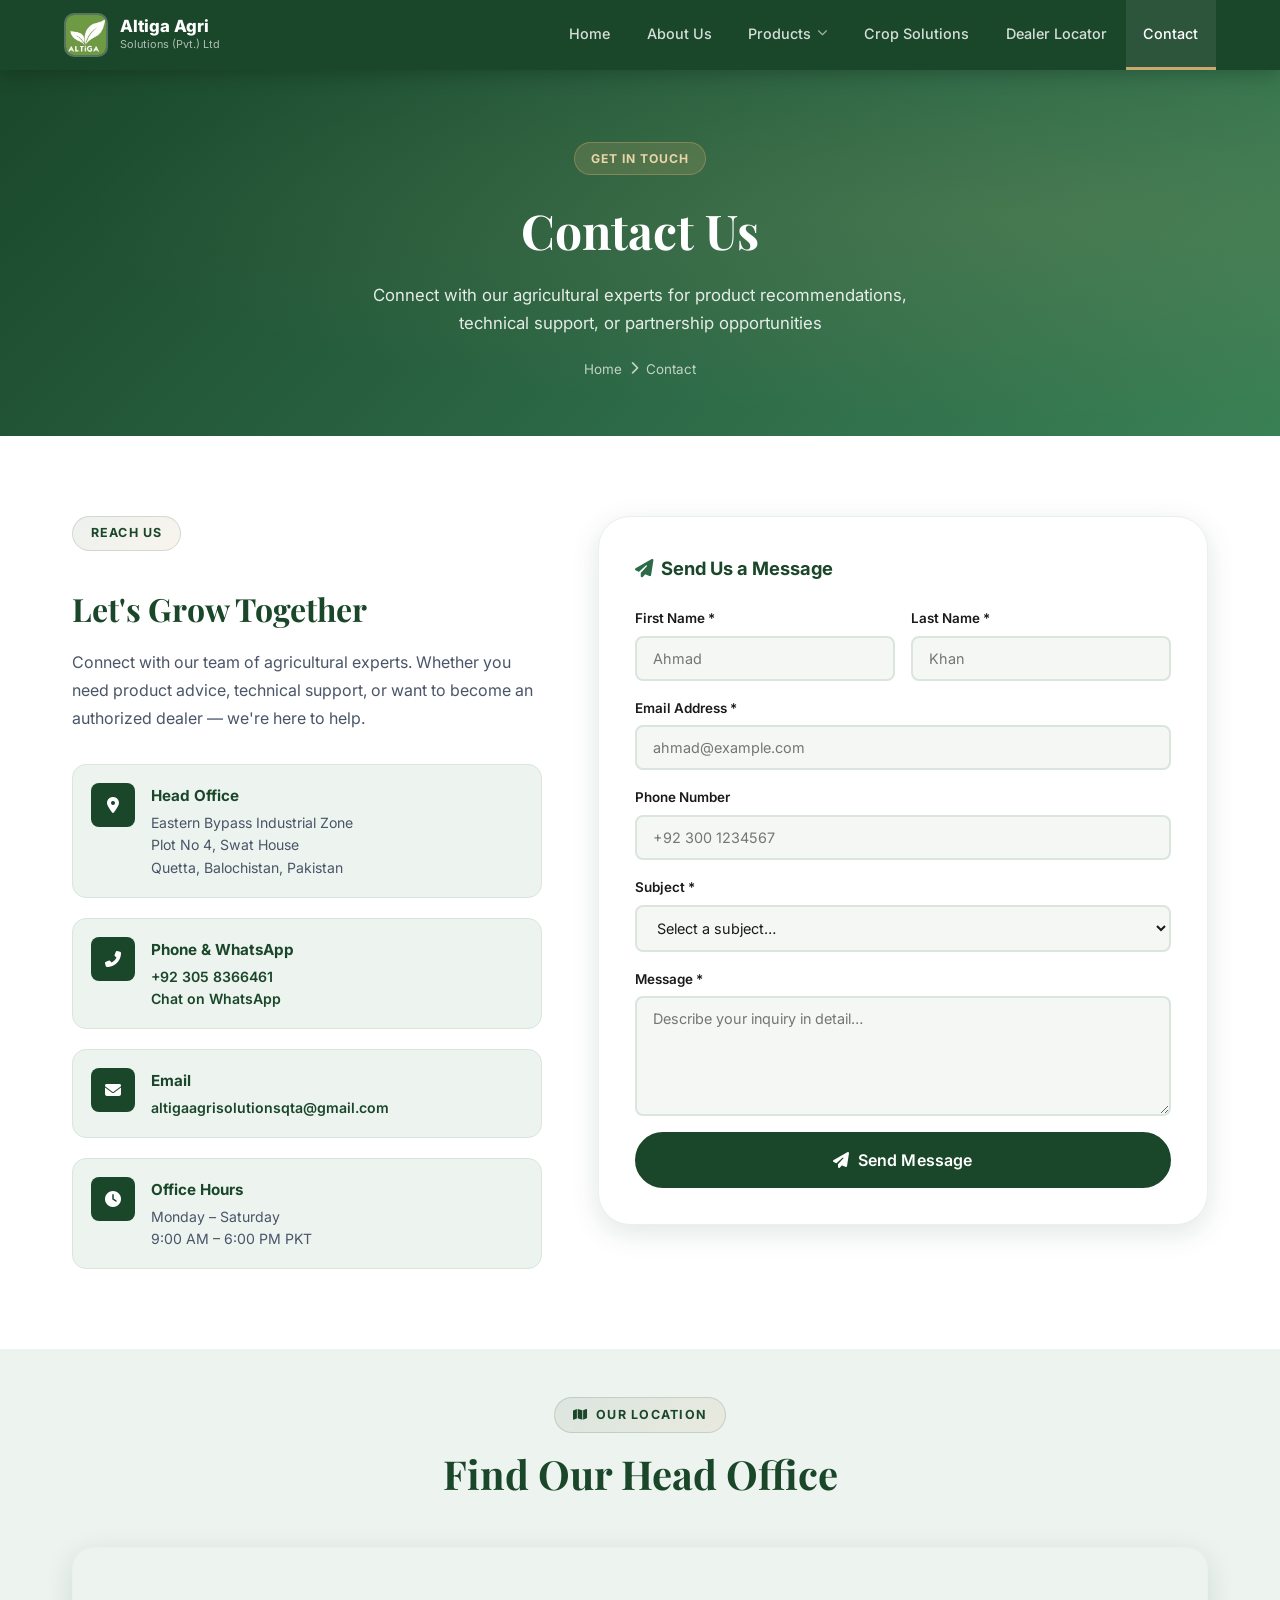
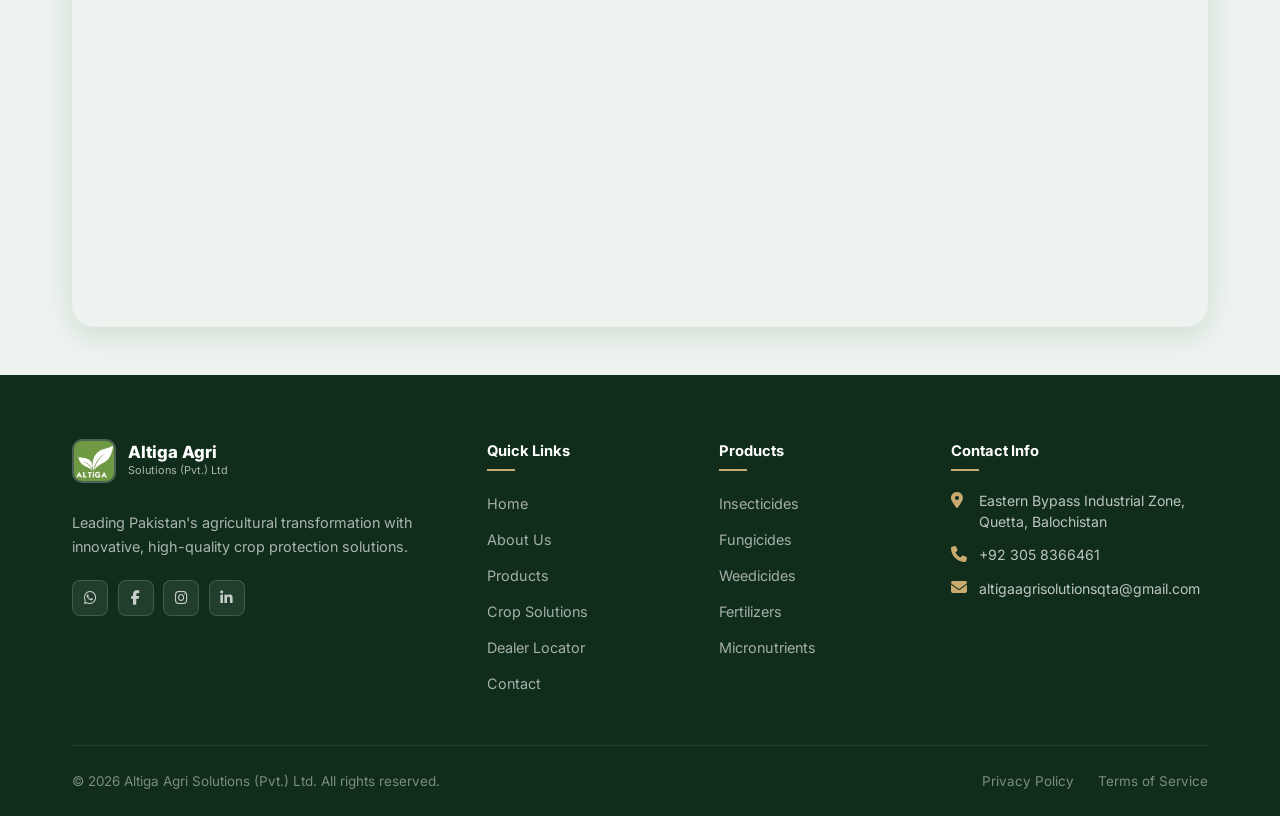
<file: contact.html>
<!DOCTYPE html>
<html lang="en">
<head>
  <meta charset="UTF-8">
  <meta name="viewport" content="width=device-width, initial-scale=1.0">
  <title>Contact Us | Altiga Agri Solutions</title>
  <link href="https://fonts.googleapis.com/css2?family=Inter:wght@300;400;500;600;700;800&family=Playfair+Display:wght@600;700&display=swap" rel="stylesheet">
  <link rel="stylesheet" href="https://cdnjs.cloudflare.com/ajax/libs/font-awesome/6.4.0/css/all.min.css">
  <link rel="stylesheet" href="style.css">
</head>
<body>

<nav class="navbar" id="navbar">
  <div class="nav-inner">
    <a href="index.html" class="nav-logo">
      <div class="nav-logo-icon"><img src="images/Logo/altiga.png" alt="Altiga Logo"></div>
      <div class="nav-logo-text"><span class="nav-logo-main">Altiga Agri</span><span class="nav-logo-sub">Solutions (Pvt.) Ltd</span></div>
    </a>
    <button class="nav-toggle" id="navToggle"><i class="fas fa-bars"></i></button>
    <ul class="nav-menu" id="navMenu">
      <li class="nav-item"><a href="index.html" class="nav-link">Home</a></li>
      <li class="nav-item"><a href="about.html" class="nav-link">About Us</a></li>
      <li class="nav-item dropdown">
        <a href="products.html" class="nav-link">Products <i class="fas fa-chevron-down chevron"></i></a>
        <ul class="dropdown-menu">
          <li><a href="products.html?category=insecticides"><i class="fas fa-bug"></i>Insecticides</a></li>
          <li><a href="products.html?category=fungicides"><i class="fas fa-leaf"></i>Fungicides</a></li>
          <li><a href="products.html?category=weedicides"><i class="fas fa-seedling"></i>Weedicides</a></li>
          <li><a href="products.html?category=fertilizers"><i class="fas fa-flask"></i>Fertilizers</a></li>
          <li><a href="products.html?category=micronutrients"><i class="fas fa-atom"></i>Micronutrients</a></li>
          <li><a href="products.html?category=adjuvants"><i class="fas fa-vial"></i>Adjuvants</a></li>
        </ul>
      </li>
      <li class="nav-item"><a href="crops.html" class="nav-link">Crop Solutions</a></li>
      <li class="nav-item"><a href="dealers.html" class="nav-link">Dealer Locator</a></li>
      <li class="nav-item"><a href="contact.html" class="nav-link active">Contact</a></li>
    </ul>
  </div>
</nav>

<section class="page-header">
  <div class="page-header-inner">
    <span class="page-tag">Get In Touch</span>
    <h1>Contact Us</h1>
    <p>Connect with our agricultural experts for product recommendations, technical support, or partnership opportunities</p>
    <nav class="breadcrumb"><a href="index.html">Home</a> <i class="fas fa-chevron-right"></i> <span>Contact</span></nav>
  </div>
</section>

<section class="section">
  <div class="container">
    <div class="contact-grid">
      <div class="animate-on-scroll">
        <span class="section-tag">Reach Us</span>
        <h2 style="font-family:'Playfair Display',serif;font-size:2rem;color:var(--primary);margin:1rem 0 .75rem;">Let's Grow Together</h2>
        <p style="color:var(--text2);line-height:1.75;margin-bottom:2rem;">Connect with our team of agricultural experts. Whether you need product advice, technical support, or want to become an authorized dealer — we're here to help.</p>
        <div class="contact-methods">
          <div class="contact-method animate-on-scroll">
            <div class="method-icon"><i class="fas fa-map-marker-alt"></i></div>
            <div class="method-details">
              <h4>Head Office</h4>
              <p>Eastern Bypass Industrial Zone<br>Plot No 4, Swat House<br>Quetta, Balochistan, Pakistan</p>
            </div>
          </div>
          <div class="contact-method animate-on-scroll">
            <div class="method-icon"><i class="fas fa-phone-alt"></i></div>
            <div class="method-details">
              <h4>Phone & WhatsApp</h4>
              <p><a href="tel:+923058366461">+92 305 8366461</a><br><a href="https://wa.me/923058366461" target="_blank">Chat on WhatsApp</a></p>
            </div>
          </div>
          <div class="contact-method animate-on-scroll">
            <div class="method-icon"><i class="fas fa-envelope"></i></div>
            <div class="method-details">
              <h4>Email</h4>
              <p><a href="mailto:altigaagrisolutionsqta@gmail.com">altigaagrisolutionsqta@gmail.com</a></p>
            </div>
          </div>
          <div class="contact-method animate-on-scroll">
            <div class="method-icon"><i class="fas fa-clock"></i></div>
            <div class="method-details">
              <h4>Office Hours</h4>
              <p>Monday – Saturday<br>9:00 AM – 6:00 PM PKT</p>
            </div>
          </div>
        </div>
      </div>

      <div class="contact-form-card animate-on-scroll">
        <h3><i class="fas fa-paper-plane" style="color:var(--primary-light);margin-right:.5rem;"></i>Send Us a Message</h3>
        <div id="formSuccess" style="display:none;background:rgba(26,71,42,0.08);border:1px solid rgba(26,71,42,0.2);border-radius:var(--radius);padding:1.25rem;text-align:center;color:var(--primary);margin-bottom:1rem;">
          <i class="fas fa-check-circle" style="font-size:1.5rem;margin-bottom:.5rem;display:block;"></i>
          <strong>Message Sent Successfully!</strong><br><span style="font-size:.88rem;color:var(--text2);">We'll get back to you within 24 hours.</span>
        </div>
        <div class="form-row">
          <div class="form-group">
            <label for="firstName">First Name *</label>
            <input type="text" id="firstName" placeholder="Ahmad">
          </div>
          <div class="form-group">
            <label for="lastName">Last Name *</label>
            <input type="text" id="lastName" placeholder="Khan">
          </div>
        </div>
        <div class="form-group">
          <label for="email">Email Address *</label>
          <input type="email" id="email" placeholder="ahmad@example.com">
        </div>
        <div class="form-group">
          <label for="phone">Phone Number</label>
          <input type="tel" id="phone" placeholder="+92 300 1234567">
        </div>
        <div class="form-group">
          <label for="subject">Subject *</label>
          <select id="subject">
            <option value="">Select a subject…</option>
            <option>Product Inquiry</option>
            <option>Technical Support</option>
            <option>Dealer Partnership</option>
            <option>Bulk Order</option>
            <option>Complaint / Feedback</option>
            <option>Other</option>
          </select>
        </div>
        <div class="form-group">
          <label for="message">Message *</label>
          <textarea id="message" placeholder="Describe your inquiry in detail…"></textarea>
        </div>
        <button class="btn btn-primary btn-lg form-submit" onclick="submitForm()">
          <i class="fas fa-paper-plane"></i> Send Message
        </button>
      </div>
    </div>
  </div>
</section>

<!-- MAP SECTION -->
<section style="background:var(--bg2);padding:3rem 0;">
  <div class="container">
    <div class="section-header">
      <span class="section-tag"><i class="fas fa-map"></i> Our Location</span>
      <h2 class="section-title">Find Our Head Office</h2>
    </div>
    <div style="border-radius:var(--radius-lg);overflow:hidden;box-shadow:var(--shadow-md);border:1.5px solid var(--border-light);height:380px;">
      <iframe
        src="https://www.google.com/maps/embed?pb=!1m18!1m12!1m3!1d3396.6!2d66.975!3d30.18!2m3!1f0!2f0!3f0!3m2!1i1024!2i768!4f13.1!3m3!1m2!1s0x0%3A0x0!2zMzDCsDEwJzQ4LjAiTiA2NsKwNTgnMzAuMCJF!5e0!3m2!1sen!2s!4v1234567890"
        width="100%" height="100%" style="border:0;" allowfullscreen="" loading="lazy" referrerpolicy="no-referrer-when-downgrade">
      </iframe>
    </div>
  </div>
</section>

<!-- FOOTER -->
<footer class="footer">
  <div class="container">
    <div class="footer-grid">
      <div>
        <a href="index.html" class="nav-logo" style="margin-bottom:.75rem;display:inline-flex;">
          <div class="nav-logo-icon"><img src="images/Logo/altiga.png" alt="Altiga"></div>
          <div class="nav-logo-text"><span class="nav-logo-main">Altiga Agri</span><span class="nav-logo-sub">Solutions (Pvt.) Ltd</span></div>
        </a>
        <p class="footer-brand-desc">Leading Pakistan's agricultural transformation with innovative, high-quality crop protection solutions.</p>
        <div class="footer-social">
          <a href="https://wa.me/923058366461" target="_blank"><i class="fab fa-whatsapp"></i></a>
          <a href="#"><i class="fab fa-facebook-f"></i></a>
          <a href="#"><i class="fab fa-instagram"></i></a>
          <a href="#"><i class="fab fa-linkedin-in"></i></a>
        </div>
      </div>
      <div class="footer-col">
        <h4>Quick Links</h4>
        <ul>
          <li><a href="index.html">Home</a></li>
          <li><a href="about.html">About Us</a></li>
          <li><a href="products.html">Products</a></li>
          <li><a href="crops.html">Crop Solutions</a></li>
          <li><a href="dealers.html">Dealer Locator</a></li>
          <li><a href="contact.html">Contact</a></li>
        </ul>
      </div>
      <div class="footer-col">
        <h4>Products</h4>
        <ul>
          <li><a href="products.html?category=insecticides">Insecticides</a></li>
          <li><a href="products.html?category=fungicides">Fungicides</a></li>
          <li><a href="products.html?category=weedicides">Weedicides</a></li>
          <li><a href="products.html?category=fertilizers">Fertilizers</a></li>
          <li><a href="products.html?category=micronutrients">Micronutrients</a></li>
        </ul>
      </div>
      <div class="footer-col">
        <h4>Contact Info</h4>
        <div class="footer-contact-list">
          <div class="footer-contact-item"><i class="fas fa-map-marker-alt"></i><span>Eastern Bypass Industrial Zone, Quetta, Balochistan</span></div>
          <div class="footer-contact-item"><i class="fas fa-phone"></i><span><a href="tel:+923058366461">+92 305 8366461</a></span></div>
          <div class="footer-contact-item"><i class="fas fa-envelope"></i><span><a href="mailto:altigaagrisolutionsqta@gmail.com">altigaagrisolutionsqta@gmail.com</a></span></div>
        </div>
      </div>
    </div>
    <div class="footer-bottom">
      <p>&copy; 2026 Altiga Agri Solutions (Pvt.) Ltd. All rights reserved.</p>
      <div class="footer-bottom-links"><a href="#">Privacy Policy</a><a href="#">Terms of Service</a></div>
    </div>
  </div>
</footer>

<script src="components.js"></script>
<script>
const toggle = document.getElementById('navToggle');
const menu   = document.getElementById('navMenu');
toggle.addEventListener('click', () => {
  menu.classList.toggle('open');
  toggle.innerHTML = menu.classList.contains('open') ? '<i class="fas fa-times"></i>' : '<i class="fas fa-bars"></i>';
});
document.querySelectorAll('.nav-item.dropdown .nav-link').forEach(link => {
  link.addEventListener('click', e => {
    if (window.innerWidth <= 880) { e.preventDefault(); link.closest('.nav-item').classList.toggle('open'); }
  });
});
document.addEventListener('click', e => {
  if (!e.target.closest('.navbar')) { menu.classList.remove('open'); toggle.innerHTML = '<i class="fas fa-bars"></i>'; }
});
const obs = new IntersectionObserver((entries) => {
  entries.forEach((entry, i) => {
    if (entry.isIntersecting) { setTimeout(() => entry.target.classList.add('visible'), i * 90); obs.unobserve(entry.target); }
  });
}, { threshold: 0.1 });
document.querySelectorAll('.animate-on-scroll').forEach(el => obs.observe(el));

function submitForm() {
  const req = ['firstName','lastName','email','subject','message'];
  let valid = true;
  req.forEach(id => {
    const el = document.getElementById(id);
    if (!el.value.trim()) { el.style.borderColor = '#e53e3e'; valid = false; }
    else el.style.borderColor = '';
  });
  if (!valid) return;
  document.getElementById('formSuccess').style.display = 'block';
  ['firstName','lastName','email','phone','subject','message'].forEach(id => { document.getElementById(id).value = ''; });
  window.scrollTo({ top: document.getElementById('formSuccess').offsetTop - 100, behavior: 'smooth' });
}
</script>

<!-- MOBILE BOTTOM NAVIGATION -->
<nav class="mobile-bottom-nav">
  <div class="mobile-bottom-nav-inner">
    <a href="index.html" class="mobile-nav-item" data-page="index">
      <i class="fas fa-home"></i>
      <span>Home</span>
    </a>
    <a href="products.html" class="mobile-nav-item" data-page="products">
      <i class="fas fa-flask"></i>
      <span>Products</span>
    </a>
    <a href="crops.html" class="mobile-nav-item" data-page="crops">
      <i class="fas fa-seedling"></i>
      <span>Crops</span>
    </a>
    <a href="dealers.html" class="mobile-nav-item" data-page="dealers">
      <i class="fas fa-map-marker-alt"></i>
      <span>Dealers</span>
    </a>
    <a href="contact.html" class="mobile-nav-item" data-page="contact">
      <i class="fas fa-phone"></i>
      <span>Contact</span>
    </a>
  </div>
</nav>

<script>
// Mobile bottom nav active state
(function() {
  const currentPage = window.location.pathname.split('/').pop() || 'index.html';
  const pageName = currentPage.replace('.html', '') || 'index';
  document.querySelectorAll('.mobile-nav-item').forEach(item => {
    if (item.dataset.page === pageName) {
      item.classList.add('active');
    }
  });
})();
</script>

</body>
</html>
</file>
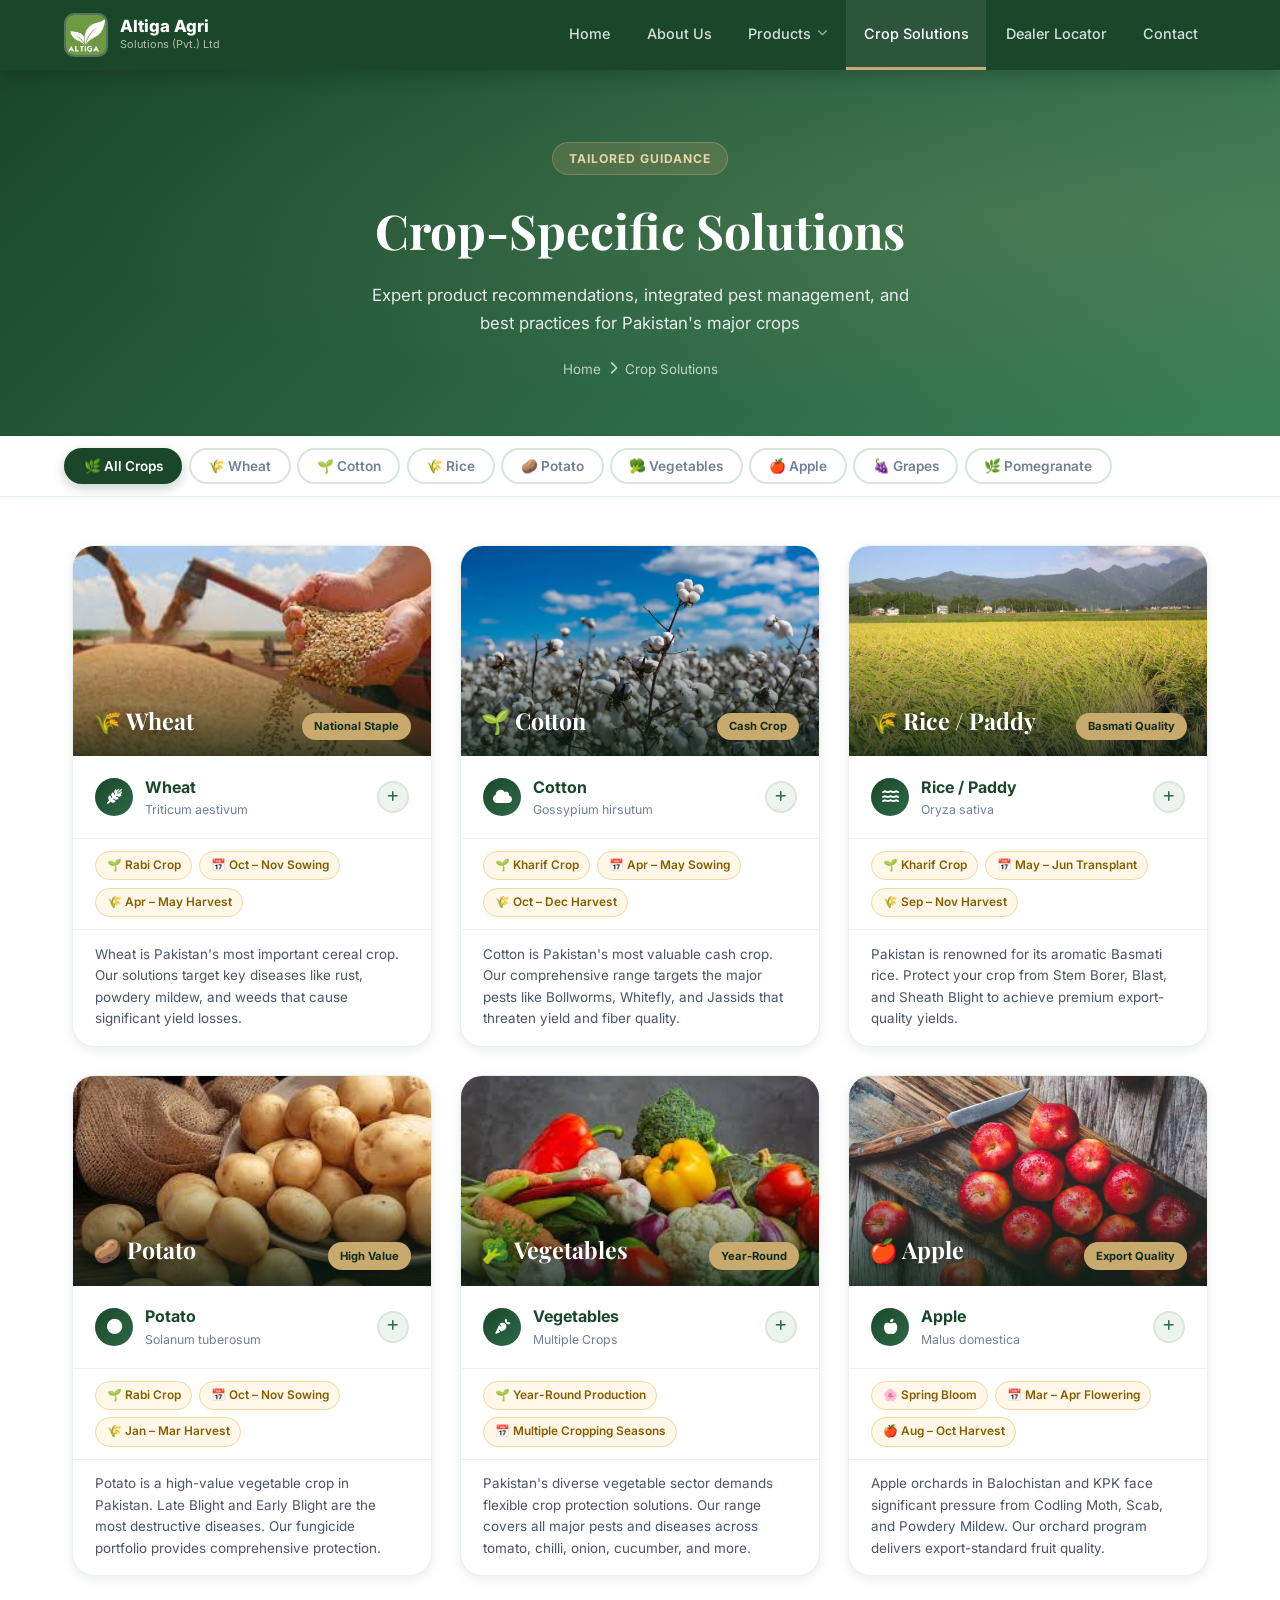
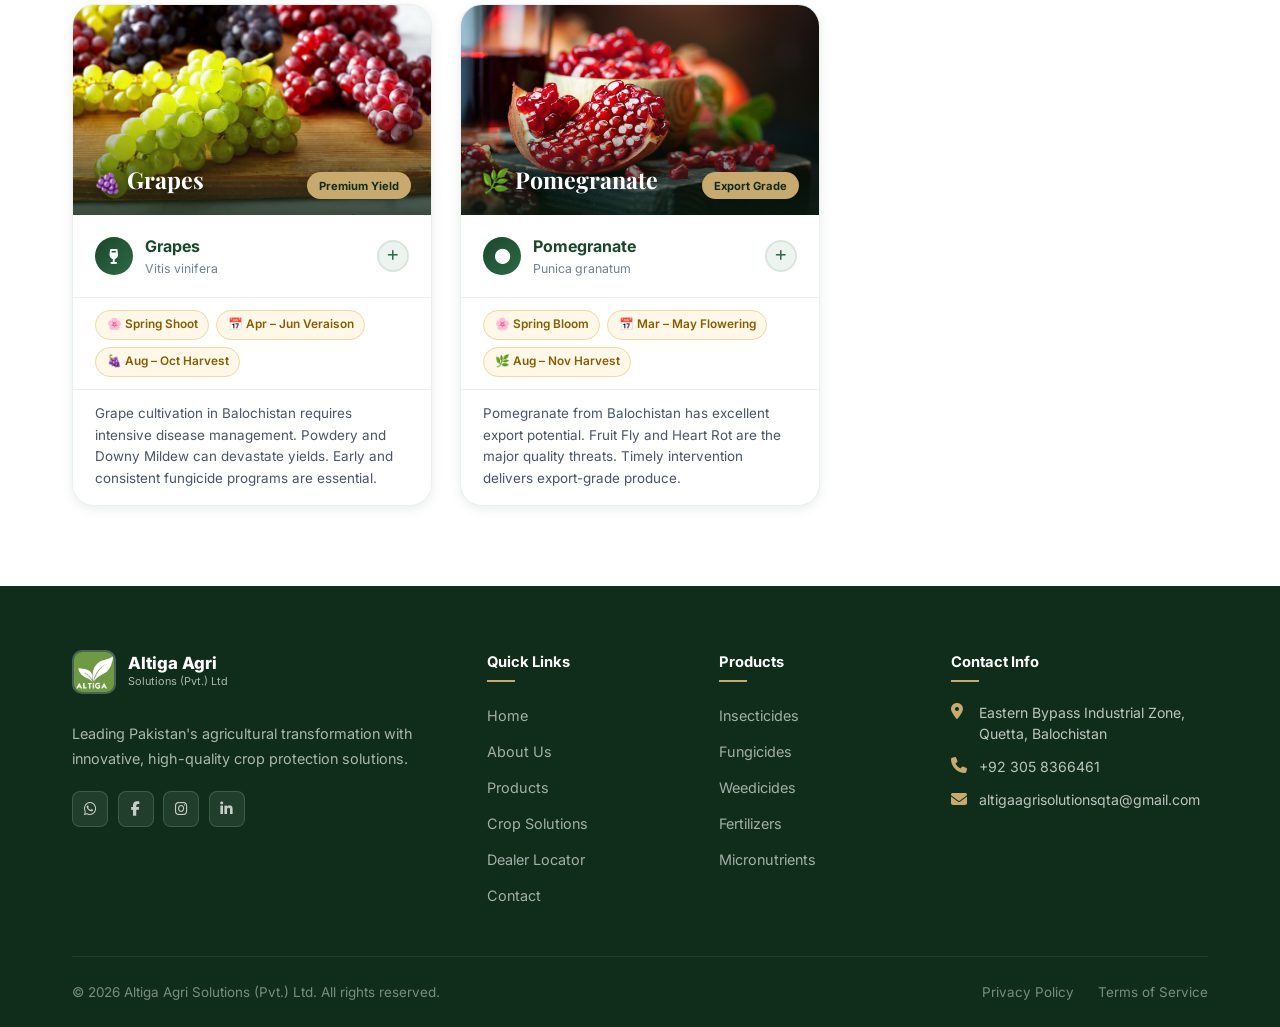
<file: crops.html>
<!DOCTYPE html>
<html lang="en">
<head>
  <meta charset="UTF-8">
  <meta name="viewport" content="width=device-width, initial-scale=1.0">
  <title>Crop Solutions | Altiga Agri Solutions</title>
  <link href="https://fonts.googleapis.com/css2?family=Inter:wght@300;400;500;600;700;800&family=Playfair+Display:wght@600;700&display=swap" rel="stylesheet">
  <link rel="stylesheet" href="https://cdnjs.cloudflare.com/ajax/libs/font-awesome/6.4.0/css/all.min.css">
  <link rel="stylesheet" href="style.css">
</head>
<body>

<nav class="navbar" id="navbar">
  <div class="nav-inner">
    <a href="index.html" class="nav-logo">
      <div class="nav-logo-icon"><img src="images/Logo/altiga.png" alt="Altiga Logo"></div>
      <div class="nav-logo-text"><span class="nav-logo-main">Altiga Agri</span><span class="nav-logo-sub">Solutions (Pvt.) Ltd</span></div>
    </a>
    <button class="nav-toggle" id="navToggle"><i class="fas fa-bars"></i></button>
    <ul class="nav-menu" id="navMenu">
      <li class="nav-item"><a href="index.html" class="nav-link">Home</a></li>
      <li class="nav-item"><a href="about.html" class="nav-link">About Us</a></li>
      <li class="nav-item dropdown">
        <a href="products.html" class="nav-link">Products <i class="fas fa-chevron-down chevron"></i></a>
        <ul class="dropdown-menu">
          <li><a href="products.html?category=insecticides"><i class="fas fa-bug"></i>Insecticides</a></li>
          <li><a href="products.html?category=fungicides"><i class="fas fa-leaf"></i>Fungicides</a></li>
          <li><a href="products.html?category=weedicides"><i class="fas fa-seedling"></i>Weedicides</a></li>
          <li><a href="products.html?category=fertilizers"><i class="fas fa-flask"></i>Fertilizers</a></li>
          <li><a href="products.html?category=micronutrients"><i class="fas fa-atom"></i>Micronutrients</a></li>
          <li><a href="products.html?category=adjuvants"><i class="fas fa-vial"></i>Adjuvants</a></li>
        </ul>
      </li>
      <li class="nav-item"><a href="crops.html" class="nav-link active">Crop Solutions</a></li>
      <li class="nav-item"><a href="dealers.html" class="nav-link">Dealer Locator</a></li>
      <li class="nav-item"><a href="contact.html" class="nav-link">Contact</a></li>
    </ul>
  </div>
</nav>

<section class="page-header">
  <div class="page-header-inner">
    <span class="page-tag">Tailored Guidance</span>
    <h1>Crop-Specific Solutions</h1>
    <p>Expert product recommendations, integrated pest management, and best practices for Pakistan's major crops</p>
    <nav class="breadcrumb"><a href="index.html">Home</a> <i class="fas fa-chevron-right"></i> <span>Crop Solutions</span></nav>
  </div>
</section>

<!-- FILTER BAR -->
<div class="crop-filter-bar">
  <div class="crop-filter-inner" id="cropFilterBar">
    <button class="crop-pill active" data-crop="all">🌿 All Crops</button>
    <button class="crop-pill" data-crop="wheat">🌾 Wheat</button>
    <button class="crop-pill" data-crop="cotton">🌱 Cotton</button>
    <button class="crop-pill" data-crop="rice">🌾 Rice</button>
    <button class="crop-pill" data-crop="potato">🥔 Potato</button>
    <button class="crop-pill" data-crop="vegetables">🥦 Vegetables</button>
    <button class="crop-pill" data-crop="apple">🍎 Apple</button>
    <button class="crop-pill" data-crop="grapes">🍇 Grapes</button>
    <button class="crop-pill" data-crop="pomegranate">🌿 Pomegranate</button>
  </div>
</div>

<div style="padding:3rem 0 5rem;">
  <div class="container">
    <div class="crops-grid" id="cropsGrid"></div>
  </div>
</div>

<!-- FOOTER -->
<footer class="footer">
  <div class="container">
    <div class="footer-grid">
      <div>
        <a href="index.html" class="nav-logo" style="margin-bottom:.75rem;display:inline-flex;">
          <div class="nav-logo-icon"><img src="images/Logo/altiga.png" alt="Altiga"></div>
          <div class="nav-logo-text"><span class="nav-logo-main">Altiga Agri</span><span class="nav-logo-sub">Solutions (Pvt.) Ltd</span></div>
        </a>
        <p class="footer-brand-desc">Leading Pakistan's agricultural transformation with innovative, high-quality crop protection solutions.</p>
        <div class="footer-social">
          <a href="https://wa.me/923058366461" target="_blank"><i class="fab fa-whatsapp"></i></a>
          <a href="#"><i class="fab fa-facebook-f"></i></a>
          <a href="#"><i class="fab fa-instagram"></i></a>
          <a href="#"><i class="fab fa-linkedin-in"></i></a>
        </div>
      </div>
      <div class="footer-col">
        <h4>Quick Links</h4>
        <ul>
          <li><a href="index.html">Home</a></li>
          <li><a href="about.html">About Us</a></li>
          <li><a href="products.html">Products</a></li>
          <li><a href="crops.html">Crop Solutions</a></li>
          <li><a href="dealers.html">Dealer Locator</a></li>
          <li><a href="contact.html">Contact</a></li>
        </ul>
      </div>
      <div class="footer-col">
        <h4>Products</h4>
        <ul>
          <li><a href="products.html?category=insecticides">Insecticides</a></li>
          <li><a href="products.html?category=fungicides">Fungicides</a></li>
          <li><a href="products.html?category=weedicides">Weedicides</a></li>
          <li><a href="products.html?category=fertilizers">Fertilizers</a></li>
          <li><a href="products.html?category=micronutrients">Micronutrients</a></li>
        </ul>
      </div>
      <div class="footer-col">
        <h4>Contact Info</h4>
        <div class="footer-contact-list">
          <div class="footer-contact-item"><i class="fas fa-map-marker-alt"></i><span>Eastern Bypass Industrial Zone, Quetta, Balochistan</span></div>
          <div class="footer-contact-item"><i class="fas fa-phone"></i><span><a href="tel:+923058366461">+92 305 8366461</a></span></div>
          <div class="footer-contact-item"><i class="fas fa-envelope"></i><span><a href="mailto:altigaagrisolutionsqta@gmail.com">altigaagrisolutionsqta@gmail.com</a></span></div>
        </div>
      </div>
    </div>
    <div class="footer-bottom">
      <p>&copy; 2026 Altiga Agri Solutions (Pvt.) Ltd. All rights reserved.</p>
      <div class="footer-bottom-links"><a href="#">Privacy Policy</a><a href="#">Terms of Service</a></div>
    </div>
  </div>
</footer>

<script src="components.js"></script>
<script>
// NAV
const toggle = document.getElementById('navToggle');
const menu   = document.getElementById('navMenu');
toggle.addEventListener('click', () => {
  menu.classList.toggle('open');
  toggle.innerHTML = menu.classList.contains('open') ? '<i class="fas fa-times"></i>' : '<i class="fas fa-bars"></i>';
});
document.querySelectorAll('.nav-item.dropdown .nav-link').forEach(link => {
  link.addEventListener('click', e => {
    if (window.innerWidth <= 880) { e.preventDefault(); link.closest('.nav-item').classList.toggle('open'); }
  });
});
document.addEventListener('click', e => {
  if (!e.target.closest('.navbar')) { menu.classList.remove('open'); toggle.innerHTML = '<i class="fas fa-bars"></i>'; }
});

const cropsData = [
  {
    id: 'wheat', name: 'Wheat', emoji: '🌾',
    img: 'images/CROPS/Wheat/images.jpg',
    badge: 'National Staple',
    subtitle: 'Triticum aestivum',
    icon: 'fa-wheat-awn',
    seasons: ['🌱 Rabi Crop', '📅 Oct – Nov Sowing', '🌾 Apr – May Harvest'],
    summary: 'Wheat is Pakistan\'s most important cereal crop. Our solutions target key diseases like rust, powdery mildew, and weeds that cause significant yield losses.',
    pests: [
      { name: 'Yellow Rust', products: ['Eminent-XL', 'Evole', 'Duo-Blast'] },
      { name: 'Powdery Mildew', products: ['Evole', 'Castra', 'Sulfultra'] },
      { name: 'Aphids', products: ['Custodian', 'Top Gun', 'Ally'] },
      { name: 'Armyworm', products: ['Monarca', 'Lufox', 'Chloral'] },
    ],
    diseases: [
      { name: 'Loose Smut', products: ['Castra', 'Eminent-XL'] },
      { name: 'Foot Rot', products: ['Castra', 'Metrabin'] },
    ],
    nutrition: [
      { name: 'NPK Deficiency', products: ['Sangral 15-17-18', 'Sangral High-N'] },
      { name: 'Zinc Deficiency', products: ['Sangral Zn', 'Armonika'] },
    ],
    weed: [
      { name: 'Broadleaf Weeds', products: ['Tonale', 'Tri-Ultra'] },
    ],
    practices: [
      'Apply seed treatment with Castra before sowing for smut control',
      'Monitor for rust symptoms from tillering stage onwards',
      'Apply nitrogen top-dress at tillering for maximum yield',
      'Use Sangral High-K at grain-filling stage for quality improvement',
      'Scout fields weekly during critical growth stages',
    ]
  },
  {
    id: 'cotton', name: 'Cotton', emoji: '🌱',
    img: 'images/CROPS/Cotton/Cotton.jpg',
    badge: 'Cash Crop',
    subtitle: 'Gossypium hirsutum',
    icon: 'fa-cloud',
    seasons: ['🌱 Kharif Crop', '📅 Apr – May Sowing', '🌾 Oct – Dec Harvest'],
    summary: 'Cotton is Pakistan\'s most valuable cash crop. Our comprehensive range targets the major pests like Bollworms, Whitefly, and Jassids that threaten yield and fiber quality.',
    pests: [
      { name: 'Pink Bollworm', products: ['Lufox', 'Monarca', 'Conquer'] },
      { name: 'Whitefly', products: ['Combipro', 'Bispiro', 'Bazuka'] },
      { name: 'Jassids', products: ['Custodian', 'Legacy', 'Ally'] },
      { name: 'Thrips', products: ['Revenant', 'Synkill', 'Top Gun'] },
    ],
    diseases: [
      { name: 'Alternaria Leaf Spot', products: ['Evole', 'Duo-Blast'] },
      { name: 'Cotton Wilt', products: ['Castra', 'Metrabin'] },
    ],
    nutrition: [
      { name: 'Potassium Deficiency', products: ['Sangral Mix 14-4-42', 'Cotin-K', 'Sangral High-K'] },
      { name: 'Micronutrient Deficiency', products: ['Armonika', 'Sangral Zn'] },
    ],
    weed: [
      { name: 'Grassy Weeds', products: ['Matilda'] },
    ],
    practices: [
      'Rotate insecticides with different modes of action to prevent resistance',
      'Use pheromone traps for early monitoring of Bollworm',
      'Apply potassium during boll development for better fiber quality',
      'Maintain proper canopy management for better spray penetration',
      'Scout at least twice per week during pest season',
    ]
  },
  {
    id: 'rice', name: 'Rice / Paddy', emoji: '🌾',
    img: 'images/CROPS/RIce/Rice.jpg',
    badge: 'Basmati Quality',
    subtitle: 'Oryza sativa',
    icon: 'fa-water',
    seasons: ['🌱 Kharif Crop', '📅 May – Jun Transplant', '🌾 Sep – Nov Harvest'],
    summary: 'Pakistan is renowned for its aromatic Basmati rice. Protect your crop from Stem Borer, Blast, and Sheath Blight to achieve premium export-quality yields.',
    pests: [
      { name: 'Stem Borer', products: ['Fixor', 'Fixor Super', 'Chloral'] },
      { name: 'Leaf Folder', products: ['Lufox', 'Fixor', 'Synkill'] },
      { name: 'Brown Plant Hopper', products: ['Custodian', 'Magicate'] },
      { name: 'Gall Midge', products: ['Fixor', 'Chloral'] },
    ],
    diseases: [
      { name: 'Blast Disease', products: ['Vindra', 'Castra', 'Evole'] },
      { name: 'Sheath Blight', products: ['Vindra', 'Duo-Blast'] },
      { name: 'Brown Spot', products: ['Vindra', 'Aquasorb'] },
    ],
    nutrition: [
      { name: 'Nitrogen Deficiency', products: ['Sangral High-N', 'Sangral Urea Phosphate'] },
      { name: 'Zinc Deficiency', products: ['Sangral Zn', 'Armonika'] },
    ],
    weed: [
      { name: 'Weedy Rice / Grasses', products: ['Tonale', 'Matilda'] },
    ],
    practices: [
      'Practice seed priming with zinc sulphate before transplanting',
      'Maintain proper water management to minimize blast risk',
      'Apply nitrogen in splits: 50% basal, 25% tillering, 25% panicle initiation',
      'Scout paddy fields weekly after transplanting for early pest detection',
    ]
  },
  {
    id: 'potato', name: 'Potato', emoji: '🥔',
    img: 'images/CROPS/potato/potato.jpg',
    badge: 'High Value',
    subtitle: 'Solanum tuberosum',
    icon: 'fa-circle',
    seasons: ['🌱 Rabi Crop', '📅 Oct – Nov Sowing', '🌾 Jan – Mar Harvest'],
    summary: 'Potato is a high-value vegetable crop in Pakistan. Late Blight and Early Blight are the most destructive diseases. Our fungicide portfolio provides comprehensive protection.',
    pests: [
      { name: 'Aphids (Virus Vector)', products: ['Custodian', 'Bazuka', 'Top Gun'] },
      { name: 'Potato Tuber Moth', products: ['Lufox', 'Monarca'] },
    ],
    diseases: [
      { name: 'Late Blight', products: ['Metrabin', 'Aquasorb', 'Duo-Blast'] },
      { name: 'Early Blight', products: ['Aquasorb', 'Evole'] },
      { name: 'Common Scab', products: ['Castra', 'Evole'] },
    ],
    nutrition: [
      { name: 'Calcium Deficiency', products: ['Oro-Cal', 'Basfoliar'] },
      { name: 'Potassium Deficiency', products: ['Sangral Potassium Sulphate', 'Cotin-K'] },
    ],
    weed: [],
    practices: [
      'Begin fungicide program preventively before symptoms appear',
      'Apply Metrabin at 7-10 day intervals during high disease pressure',
      'Use certified disease-free seed tubers for planting',
      'Apply Oro-Cal for calcium correction to prevent internal browning',
      'Ensure proper hilling to protect tubers from light and frost',
    ]
  },
  {
    id: 'vegetables', name: 'Vegetables', emoji: '🥦',
    img: 'images/CROPS/Vegetables/vegetables.jpg',
    badge: 'Year-Round',
    subtitle: 'Multiple Crops',
    icon: 'fa-carrot',
    seasons: ['🌱 Year-Round Production', '📅 Multiple Cropping Seasons'],
    summary: 'Pakistan\'s diverse vegetable sector demands flexible crop protection solutions. Our range covers all major pests and diseases across tomato, chilli, onion, cucumber, and more.',
    pests: [
      { name: 'Whitefly', products: ['Bispiro', 'Combipro', 'Bazuka'] },
      { name: 'Thrips', products: ['Revenant', 'Magicate', 'Ozone'] },
      { name: 'Caterpillars', products: ['Monarca', 'Conquer', 'Lufox'] },
      { name: 'Spider Mites', products: ['Emento', 'Curiosity', 'Revenant'] },
    ],
    diseases: [
      { name: 'Powdery Mildew', products: ['Evole', 'Sulfultra'] },
      { name: 'Downy Mildew', products: ['Metrabin', 'Aquasorb'] },
      { name: 'Fusarium Wilt', products: ['Castra', 'Evole'] },
    ],
    nutrition: [
      { name: 'Boron Deficiency', products: ['Borofix', 'Boronium', 'Basfoliar'] },
      { name: 'Calcium Deficiency', products: ['Oro-Cal', 'Sangral CXK New'] },
    ],
    weed: [
      { name: 'Broadleaf Weeds', products: ['Matilda'] },
    ],
    practices: [
      'Use Ozone (bio-organic) for caterpillar control in export vegetables',
      'Apply Borofix during flower initiation for better fruit set',
      'Rotate fungicides to prevent resistance in powdery mildew',
      'Use Vintre adjuvant to improve spray efficacy and coverage',
      'Apply Oro-Cal to prevent blossom end rot in tomatoes',
    ]
  },
  {
    id: 'apple', name: 'Apple', emoji: '🍎',
    img: 'images/CROPS/Apple/apple.jpg',
    badge: 'Export Quality',
    subtitle: 'Malus domestica',
    icon: 'fa-apple-alt',
    seasons: ['🌸 Spring Bloom', '📅 Mar – Apr Flowering', '🍎 Aug – Oct Harvest'],
    summary: 'Apple orchards in Balochistan and KPK face significant pressure from Codling Moth, Scab, and Powdery Mildew. Our orchard program delivers export-standard fruit quality.',
    pests: [
      { name: 'Codling Moth', products: ['Lufox', 'Ozone', 'Revenant'] },
      { name: 'Wooly Apple Aphid', products: ['Bispiro', 'Custodian'] },
      { name: 'Spider Mites', products: ['Emento', 'Curiosity'] },
    ],
    diseases: [
      { name: 'Apple Scab', products: ['Duo-Blast', 'Eminent-XL', 'Evole'] },
      { name: 'Powdery Mildew', products: ['Evole', 'Sulfultra'] },
      { name: 'Fire Blight', products: ['Duo-Blast'] },
    ],
    nutrition: [
      { name: 'Calcium Deficiency', products: ['Oro-Cal', 'Basfoliar'] },
      { name: 'Boron Deficiency', products: ['Borofix', 'Boronium'] },
    ],
    weed: [],
    practices: [
      'Begin scab protection at early green tip with Duo-Blast',
      'Apply Basfoliar at pink bud for better fruit set and size',
      'Use Codling Moth pheromone traps to time insecticide applications',
      'Apply Oro-Cal 3-4 times during fruit development to prevent bitter pit',
      'Thin fruit early to improve size and color of remaining apples',
    ]
  },
  {
    id: 'grapes', name: 'Grapes', emoji: '🍇',
    img: 'images/CROPS/Grapes/grapes.jpg',
    badge: 'Premium Yield',
    subtitle: 'Vitis vinifera',
    icon: 'fa-wine-glass',
    seasons: ['🌸 Spring Shoot', '📅 Apr – Jun Veraison', '🍇 Aug – Oct Harvest'],
    summary: 'Grape cultivation in Balochistan requires intensive disease management. Powdery and Downy Mildew can devastate yields. Early and consistent fungicide programs are essential.',
    pests: [
      { name: 'Grape Berry Moth', products: ['Ozone', 'Lufox'] },
      { name: 'Mealybug', products: ['Bispiro', 'Curiosity'] },
    ],
    diseases: [
      { name: 'Powdery Mildew', products: ['Evole', 'Sulfultra', 'Duo-Blast'] },
      { name: 'Downy Mildew', products: ['Metrabin', 'Aquasorb'] },
      { name: 'Botrytis Bunch Rot', products: ['Vindra', 'Duo-Blast'] },
    ],
    nutrition: [
      { name: 'Potassium Deficiency', products: ['Sangral Potassium Sulphate', 'Sangral High-K'] },
      { name: 'Boron Deficiency', products: ['Borofix', 'Basfoliar'] },
    ],
    weed: [],
    practices: [
      'Begin mildew program at 3-4 leaf stage before symptoms appear',
      'Alternate Evole with Sulfultra for resistance management',
      'Apply potassium from veraison to improve sugar content and color',
      'Ensure good canopy airflow through proper pruning and tying',
      'Use Borofix at pre-bloom to improve berry set and reduce shot-berries',
    ]
  },
  {
    id: 'pomegranate', name: 'Pomegranate', emoji: '🌿',
    img: 'images/CROPS/Pomegernate/Pomegranate.jpg',
    badge: 'Export Grade',
    subtitle: 'Punica granatum',
    icon: 'fa-circle',
    seasons: ['🌸 Spring Bloom', '📅 Mar – May Flowering', '🌿 Aug – Nov Harvest'],
    summary: 'Pomegranate from Balochistan has excellent export potential. Fruit Fly and Heart Rot are the major quality threats. Timely intervention delivers export-grade produce.',
    pests: [
      { name: 'Fruit Fly', products: ['Ozone', 'Profen', 'Lufox'] },
      { name: 'Aphids', products: ['Top Gun', 'Custodian'] },
    ],
    diseases: [
      { name: 'Heart Rot / Aspergillus', products: ['Castra', 'Evole'] },
      { name: 'Alternaria Fruit Spot', products: ['Duo-Blast', 'Aquasorb'] },
    ],
    nutrition: [
      { name: 'Boron Deficiency', products: ['Boronium', 'Basfoliar'] },
      { name: 'Calcium Deficiency', products: ['Oro-Cal'] },
    ],
    weed: [],
    practices: [
      'Use Fruit Fly protein bait traps for monitoring and mass trapping',
      'Begin fungicide program at petal fall for Heart Rot prevention',
      'Apply Basfoliar at early fruit development for berry cracking reduction',
      'Cover fruits with paper bags in premium orchards to prevent pest damage',
      'Apply Oro-Cal 2-3 times during fruit development for quality improvement',
    ]
  },
];

let expandedCard = null;
let activeFilter = 'all';

function buildCrops(filter) {
  const grid = document.getElementById('cropsGrid');
  const list = filter === 'all' ? cropsData : cropsData.filter(c => c.id === filter);
  if (expandedCard && !list.find(c => c.id === expandedCard)) expandedCard = null;

  grid.innerHTML = list.map(crop => buildCropCard(crop)).join('');
}

function buildCropCard(crop) {
  const isExpanded = expandedCard === crop.id;
  const pestsHTML = crop.pests.map(p => `
    <div class="rec-card">
      <div class="rec-type pest"><i class="fas fa-bug"></i> Pest: ${p.name}</div>
      <div class="rec-products">${p.products.map(x => `<a href="products.html" class="rec-chip">${x}</a>`).join('')}</div>
    </div>`).join('');

  const diseasesHTML = crop.diseases.map(d => `
    <div class="rec-card">
      <div class="rec-type disease"><i class="fas fa-virus"></i> Disease: ${d.name}</div>
      <div class="rec-products">${d.products.map(x => `<a href="products.html" class="rec-chip">${x}</a>`).join('')}</div>
    </div>`).join('');

  const nutritionHTML = crop.nutrition.map(n => `
    <div class="rec-card">
      <div class="rec-type nutrition"><i class="fas fa-atom"></i> Nutrition: ${n.name}</div>
      <div class="rec-products">${n.products.map(x => `<a href="products.html" class="rec-chip">${x}</a>`).join('')}</div>
    </div>`).join('');

  const weedHTML = crop.weed.map(w => `
    <div class="rec-card">
      <div class="rec-type weed"><i class="fas fa-seedling"></i> Weed: ${w.name}</div>
      <div class="rec-products">${w.products.map(x => `<a href="products.html" class="rec-chip">${x}</a>`).join('')}</div>
    </div>`).join('');

  const allRecs = pestsHTML + diseasesHTML + nutritionHTML + weedHTML;
  const practicesHTML = crop.practices.map(p => `<div class="practice-item"><i class="fas fa-check-circle"></i><span>${p}</span></div>`).join('');
  const seasonsHTML   = crop.seasons.map(s => `<span class="season-chip">${s}</span>`).join('');

  return `<div class="crop-card${isExpanded?' expanded':''}" id="crop-${crop.id}">
    <div class="crop-thumb" onclick="toggleCrop('${crop.id}')">
      <img src="${crop.img}" alt="${crop.name}" loading="lazy">
      <div class="crop-thumb-overlay"></div>
      <div class="crop-thumb-bottom">
        <span class="crop-thumb-name">${crop.emoji} ${crop.name}</span>
        <span class="crop-thumb-badge">${crop.badge}</span>
      </div>
    </div>
    <div class="crop-header" onclick="toggleCrop('${crop.id}')">
      <div class="crop-header-left">
        <div class="crop-header-icon"><i class="fas ${crop.icon}"></i></div>
        <div>
          <div class="crop-header-name">${crop.name}</div>
          <div class="crop-header-sub">${crop.subtitle}</div>
        </div>
      </div>
      <div class="crop-expand-btn"><i class="fas fa-plus"></i></div>
    </div>
    <div class="crop-seasons">${seasonsHTML}</div>
    <div class="crop-summary">${crop.summary}</div>
    <div class="crop-detail">
      ${allRecs ? `<div class="products-rec">
        <div class="products-rec-title"><i class="fas fa-flask"></i> Recommended Products & Targets</div>
        <div class="products-rec-grid">${allRecs}</div>
      </div>` : ''}
      <div class="best-practices">
        <div class="best-practices-title"><i class="fas fa-lightbulb"></i> Best Management Practices</div>
        <div class="practices-grid">${practicesHTML}</div>
      </div>
      <button class="close-detail-btn" onclick="toggleCrop('${crop.id}')"><i class="fas fa-times"></i> Close Details</button>
    </div>
  </div>`;
}

function toggleCrop(id) {
  if (expandedCard === id) {
    expandedCard = null;
  } else {
    expandedCard = id;
  }
  buildCrops(activeFilter);
  // Scroll to card
  setTimeout(() => {
    const el = document.getElementById('crop-' + id);
    if (el && expandedCard === id) el.scrollIntoView({ behavior: 'smooth', block: 'start' });
  }, 50);
}

// Filter
document.querySelectorAll('.crop-pill').forEach(pill => {
  pill.addEventListener('click', () => {
    document.querySelectorAll('.crop-pill').forEach(p => p.classList.remove('active'));
    pill.classList.add('active');
    activeFilter = pill.dataset.crop;
    expandedCard = null;
    buildCrops(activeFilter);
  });
});

// URL hash
const hash = window.location.hash.replace('#', '');
if (hash && cropsData.find(c => c.id === hash)) {
  activeFilter = hash;
  expandedCard = hash;
  document.querySelectorAll('.crop-pill').forEach(p => {
    p.classList.toggle('active', p.dataset.crop === hash || (hash && p.dataset.crop === 'all' && !cropsData.find(c=>c.id===hash)));
  });
  const hashPill = document.querySelector(`.crop-pill[data-crop="${hash}"]`);
  if (hashPill) { document.querySelectorAll('.crop-pill').forEach(p=>p.classList.remove('active')); hashPill.classList.add('active'); }
}

buildCrops(activeFilter);
</script>

<!-- MOBILE BOTTOM NAVIGATION -->
<nav class="mobile-bottom-nav">
  <div class="mobile-bottom-nav-inner">
    <a href="index.html" class="mobile-nav-item" data-page="index">
      <i class="fas fa-home"></i>
      <span>Home</span>
    </a>
    <a href="products.html" class="mobile-nav-item" data-page="products">
      <i class="fas fa-flask"></i>
      <span>Products</span>
    </a>
    <a href="crops.html" class="mobile-nav-item" data-page="crops">
      <i class="fas fa-seedling"></i>
      <span>Crops</span>
    </a>
    <a href="dealers.html" class="mobile-nav-item" data-page="dealers">
      <i class="fas fa-map-marker-alt"></i>
      <span>Dealers</span>
    </a>
    <a href="contact.html" class="mobile-nav-item" data-page="contact">
      <i class="fas fa-phone"></i>
      <span>Contact</span>
    </a>
  </div>
</nav>

<script>
// Mobile bottom nav active state
(function() {
  const currentPage = window.location.pathname.split('/').pop() || 'index.html';
  const pageName = currentPage.replace('.html', '') || 'index';
  document.querySelectorAll('.mobile-nav-item').forEach(item => {
    if (item.dataset.page === pageName) {
      item.classList.add('active');
    }
  });
})();
</script>

</body>
</html>
</file>
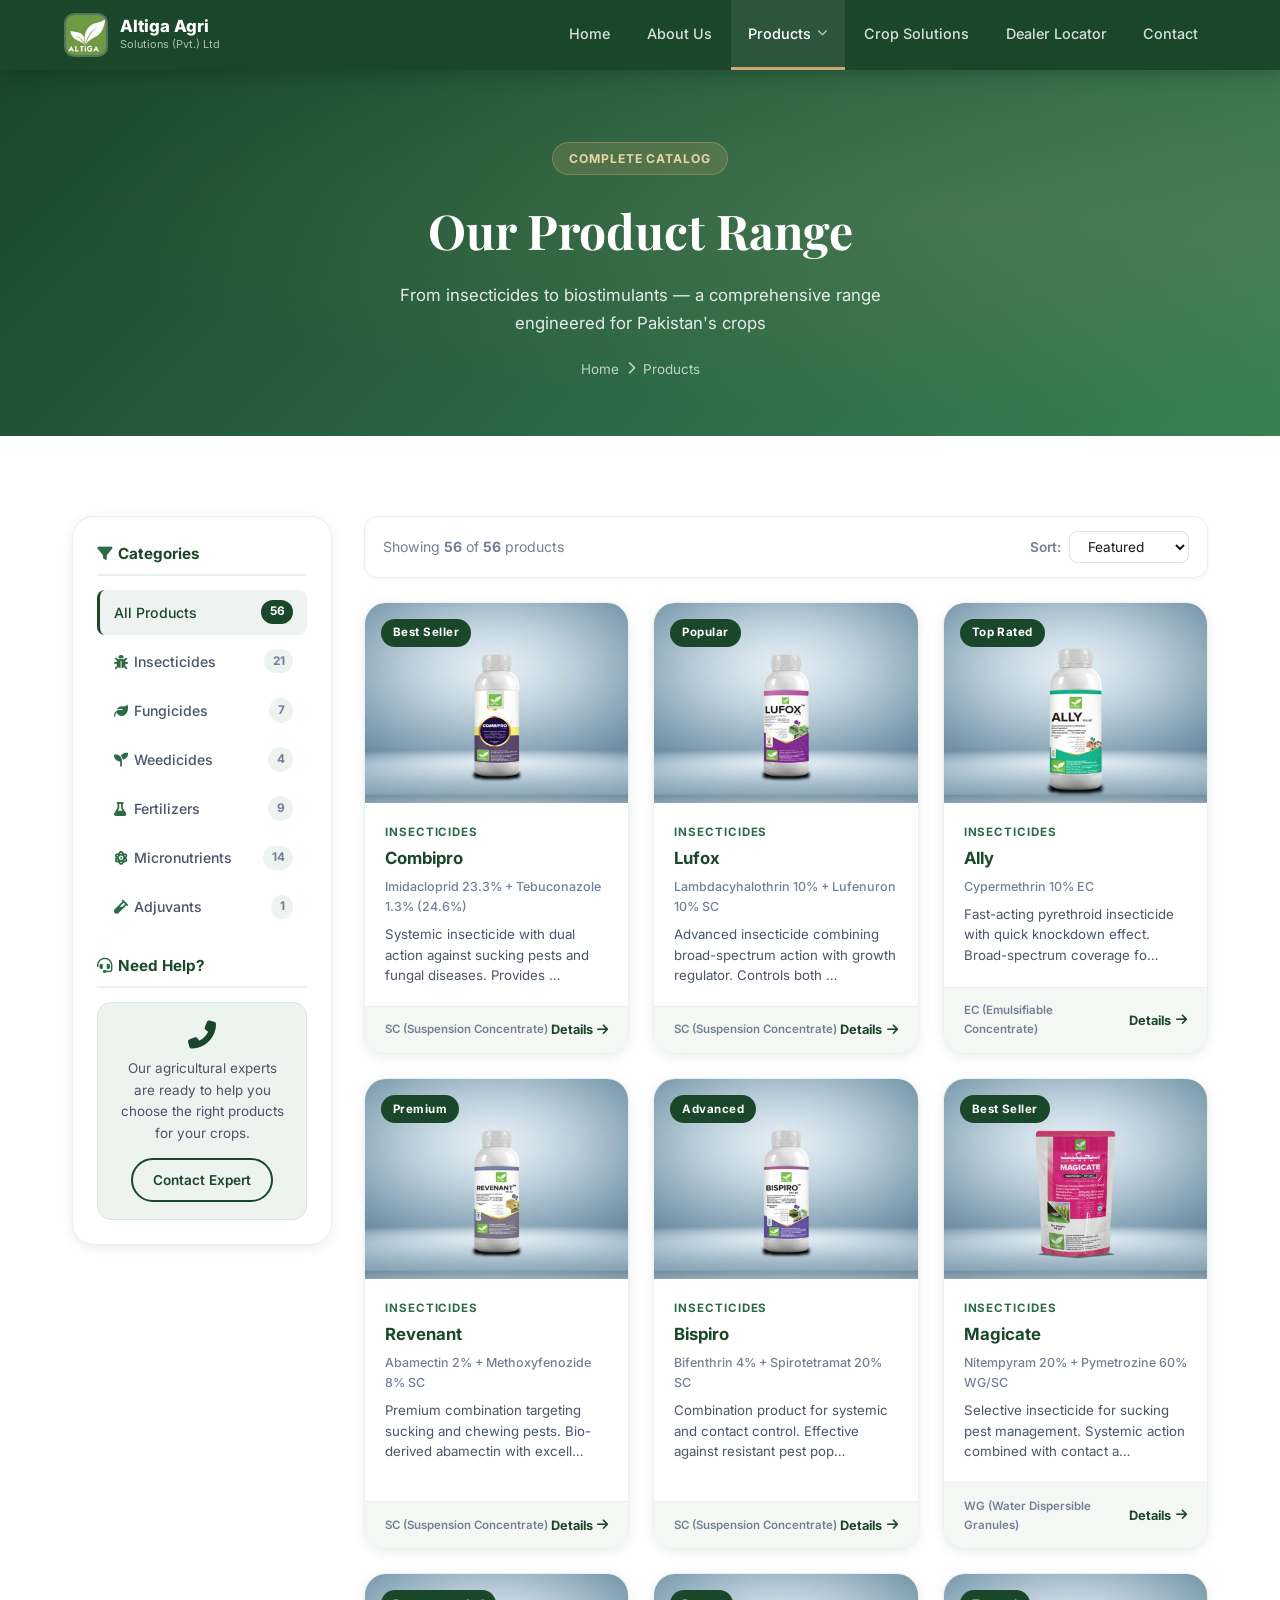
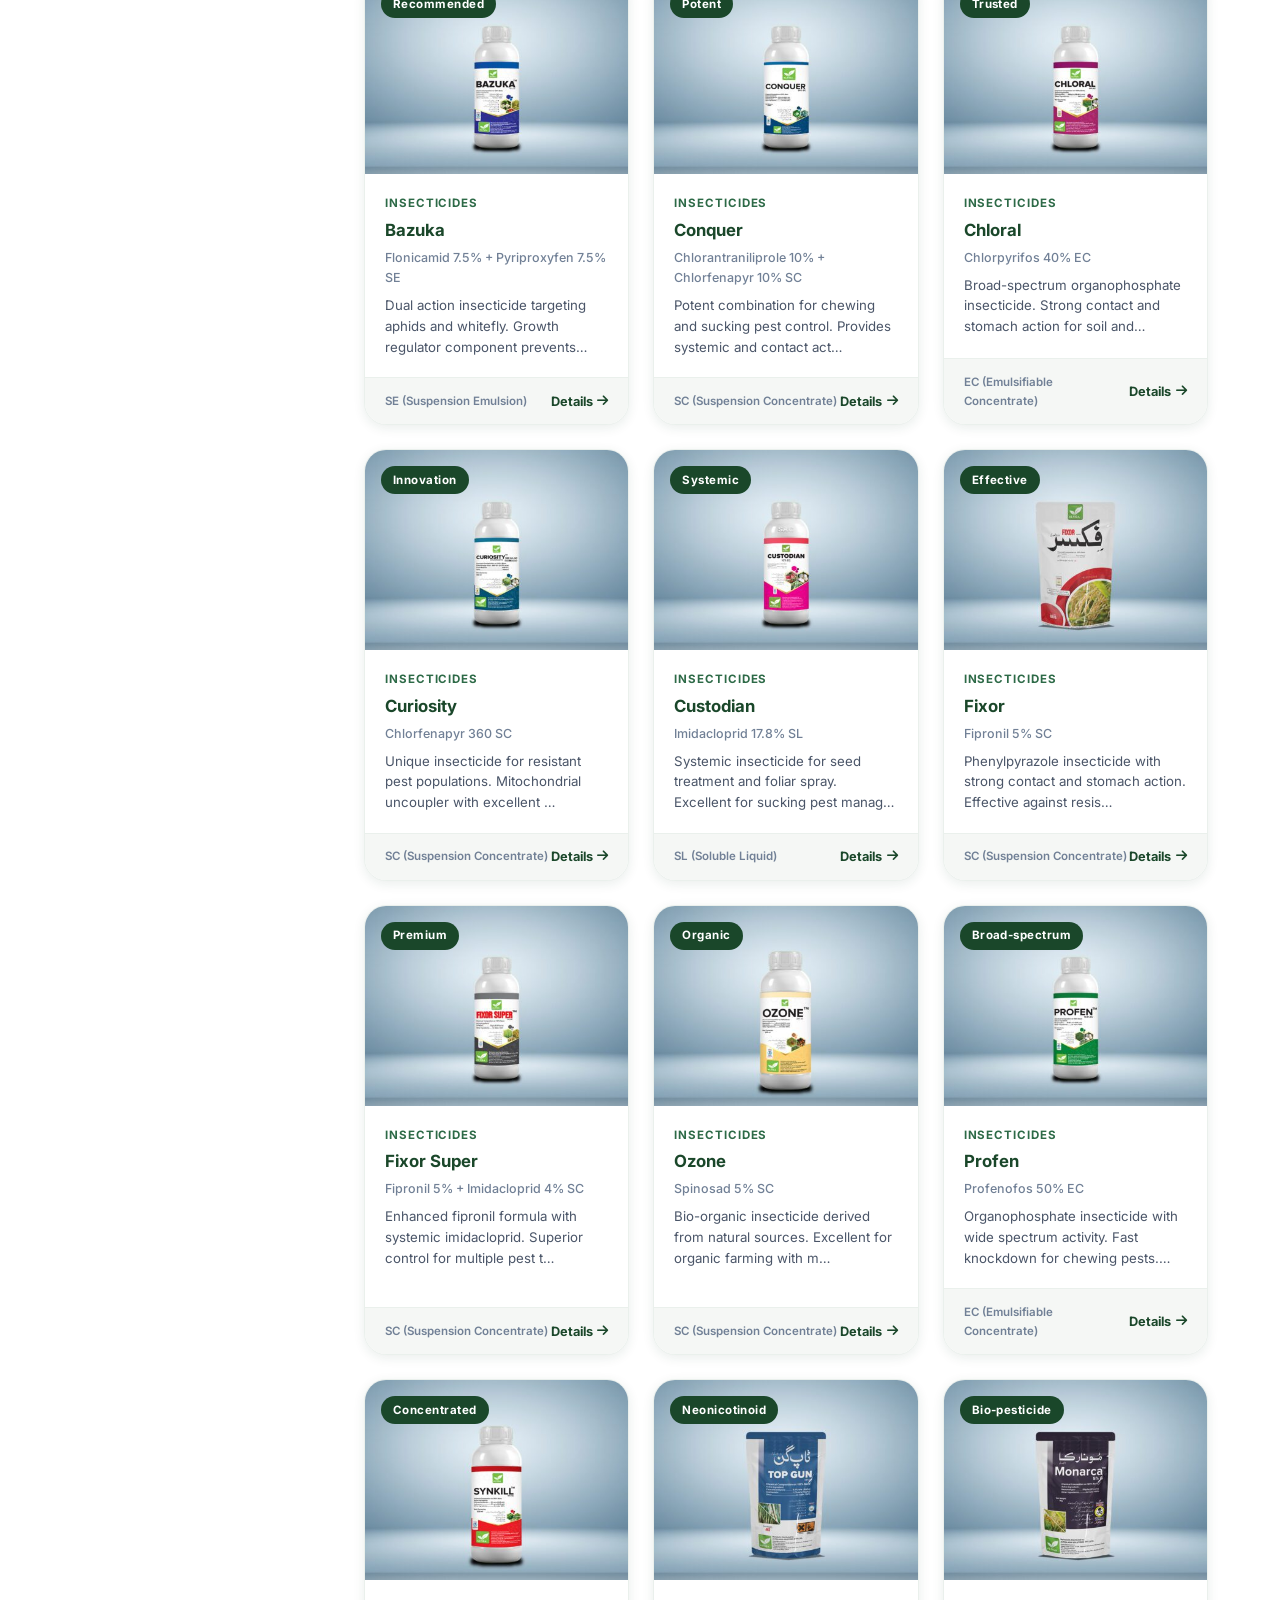
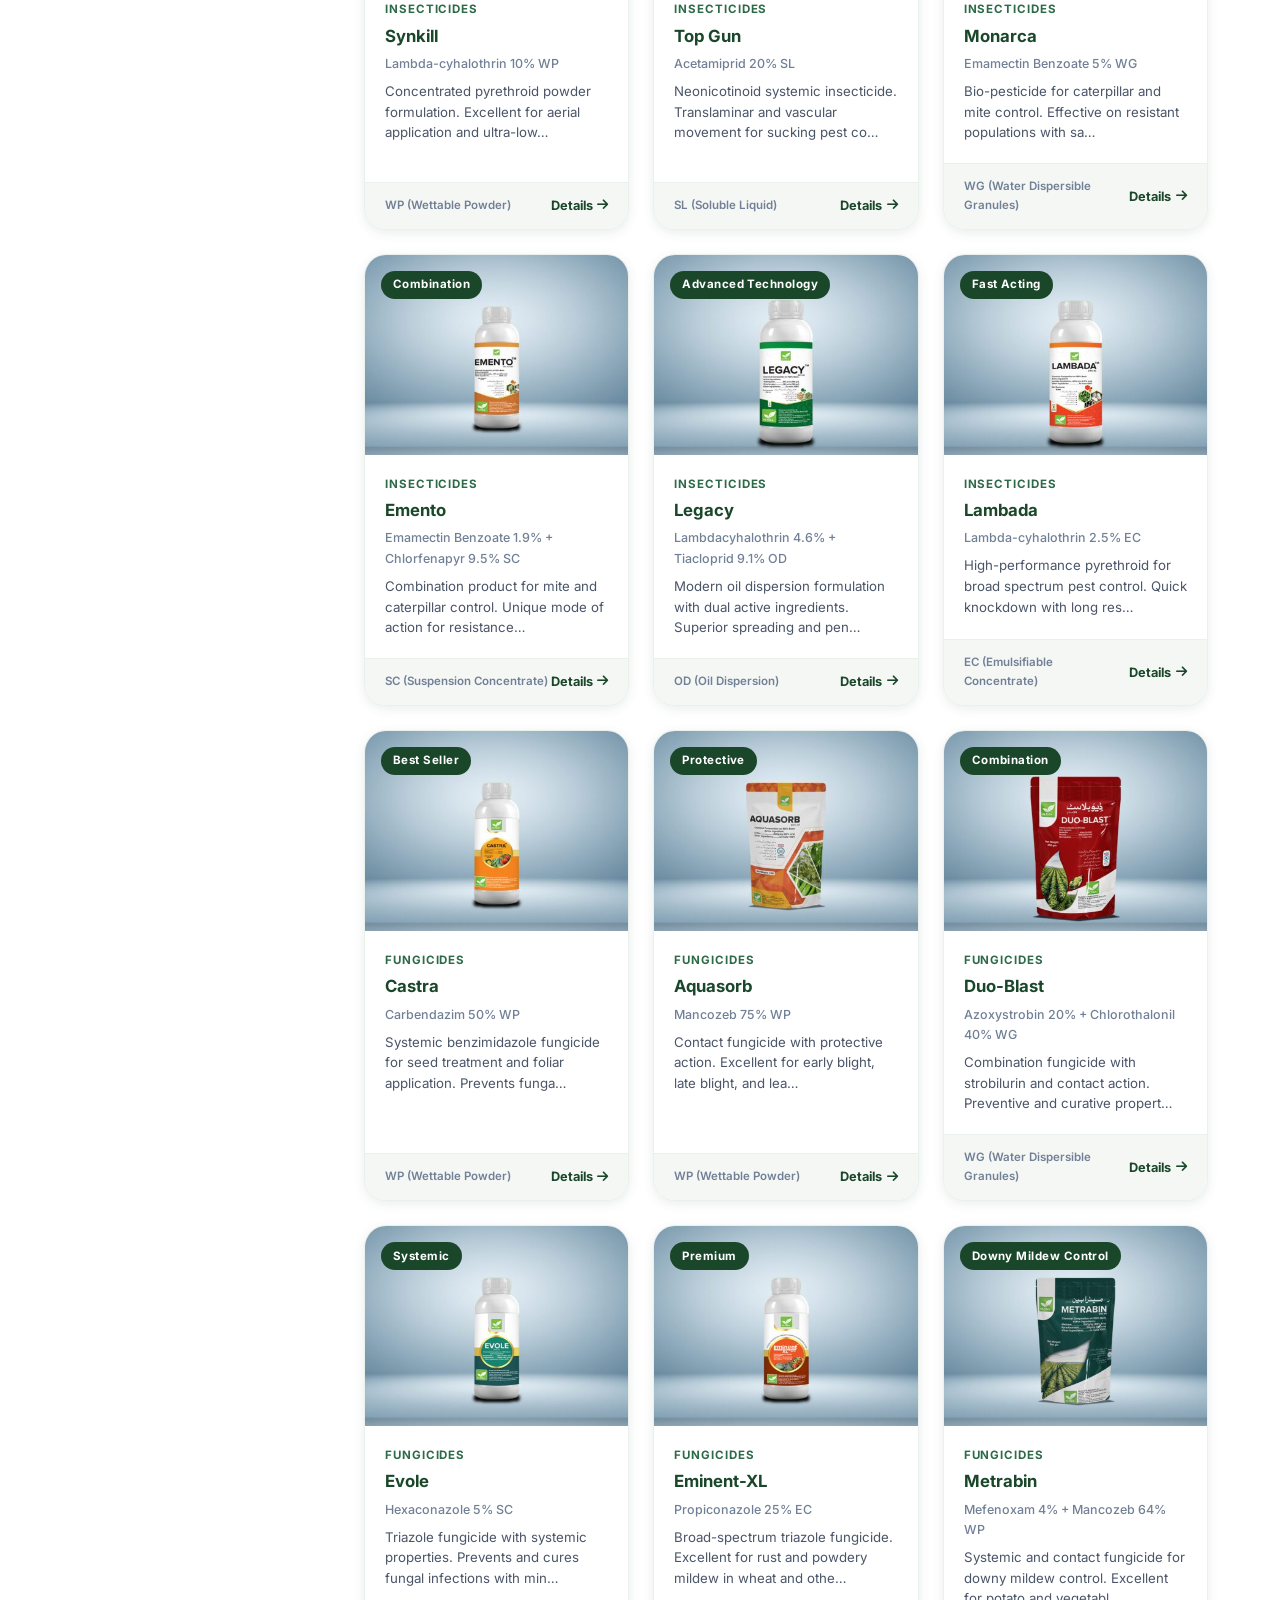
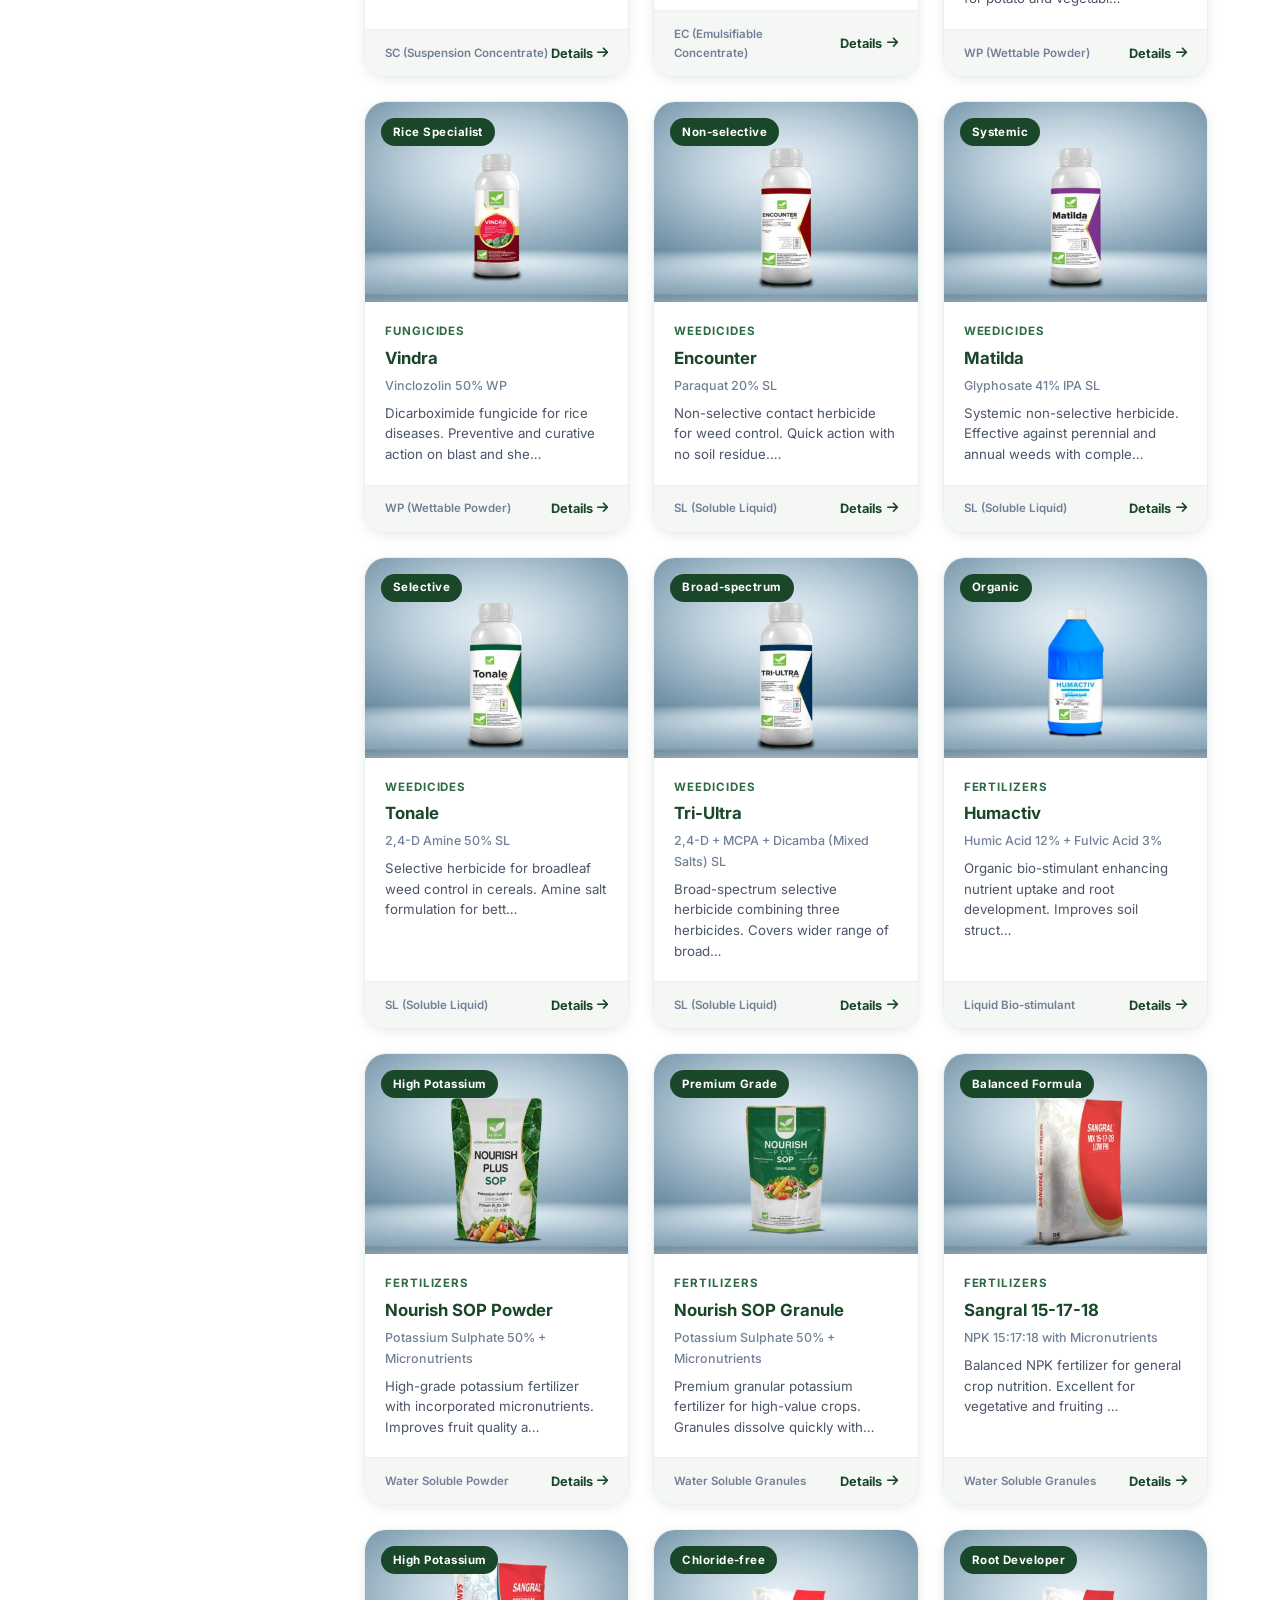
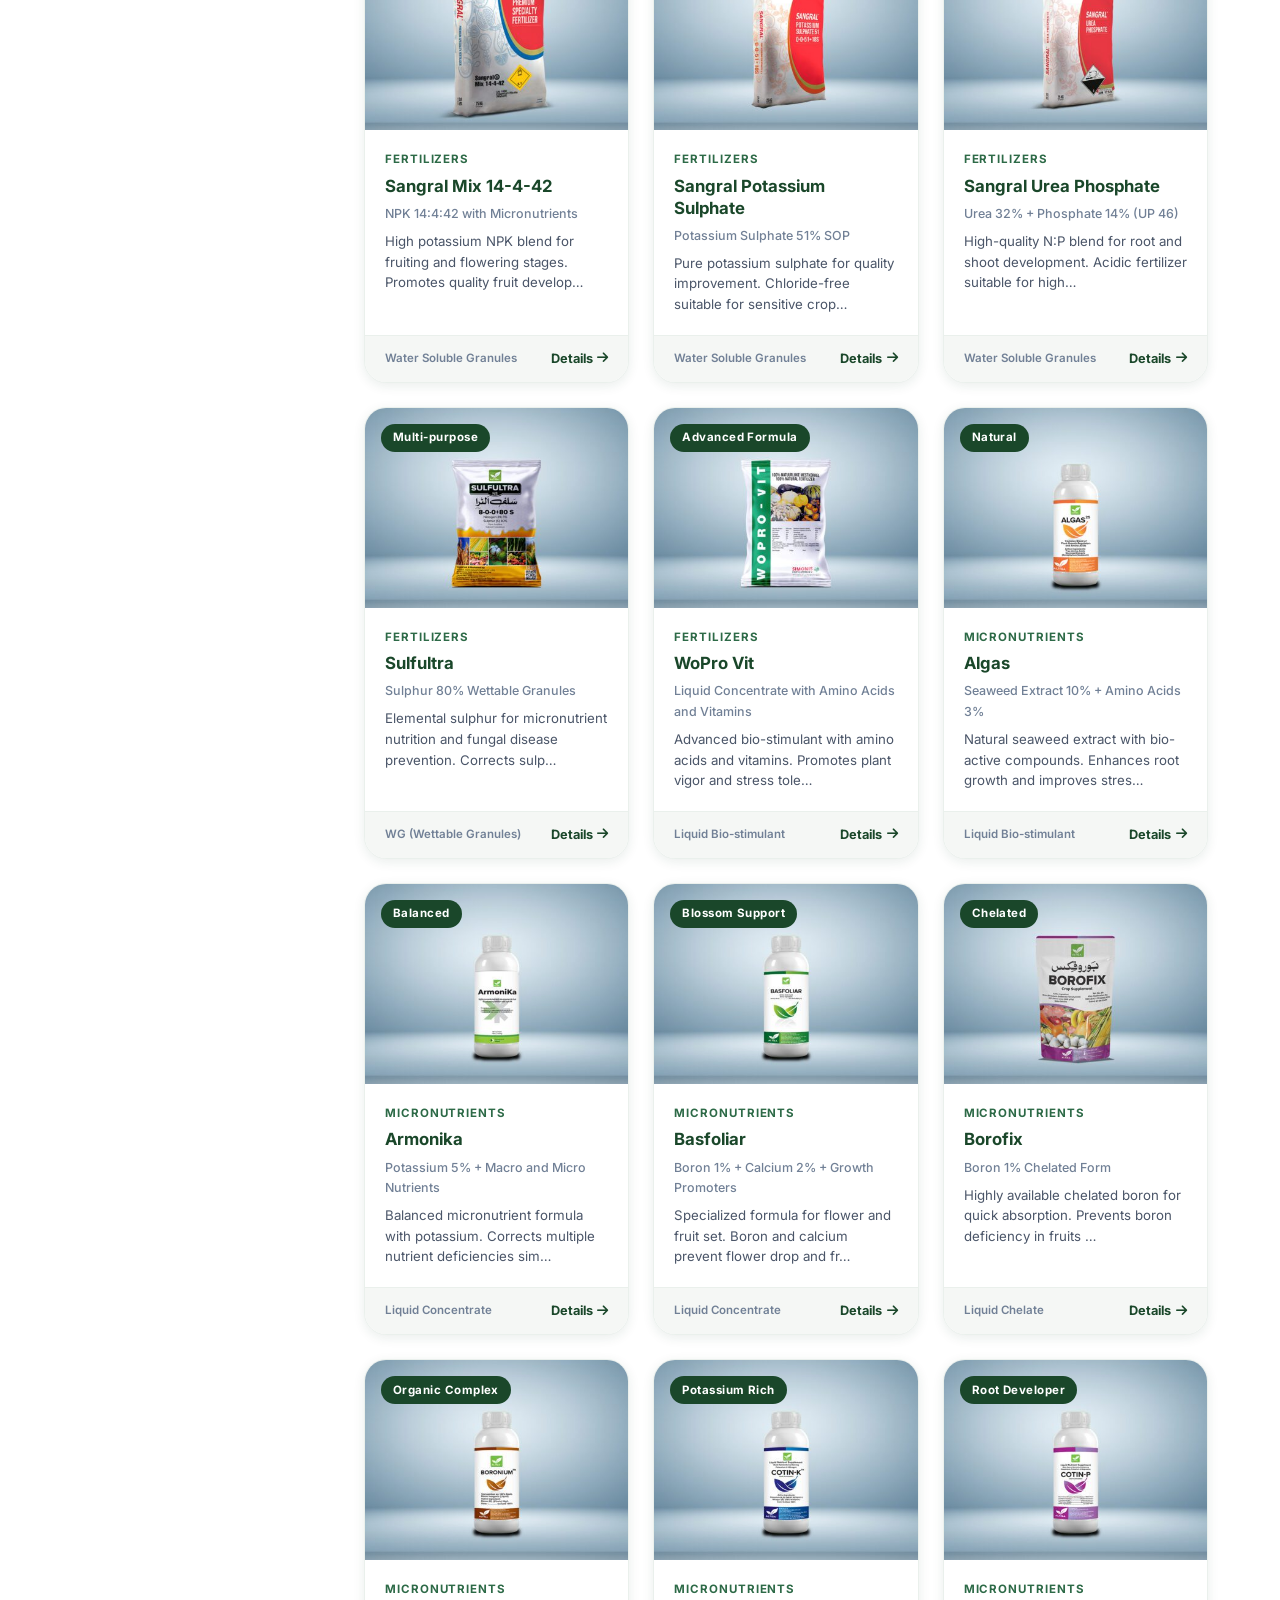
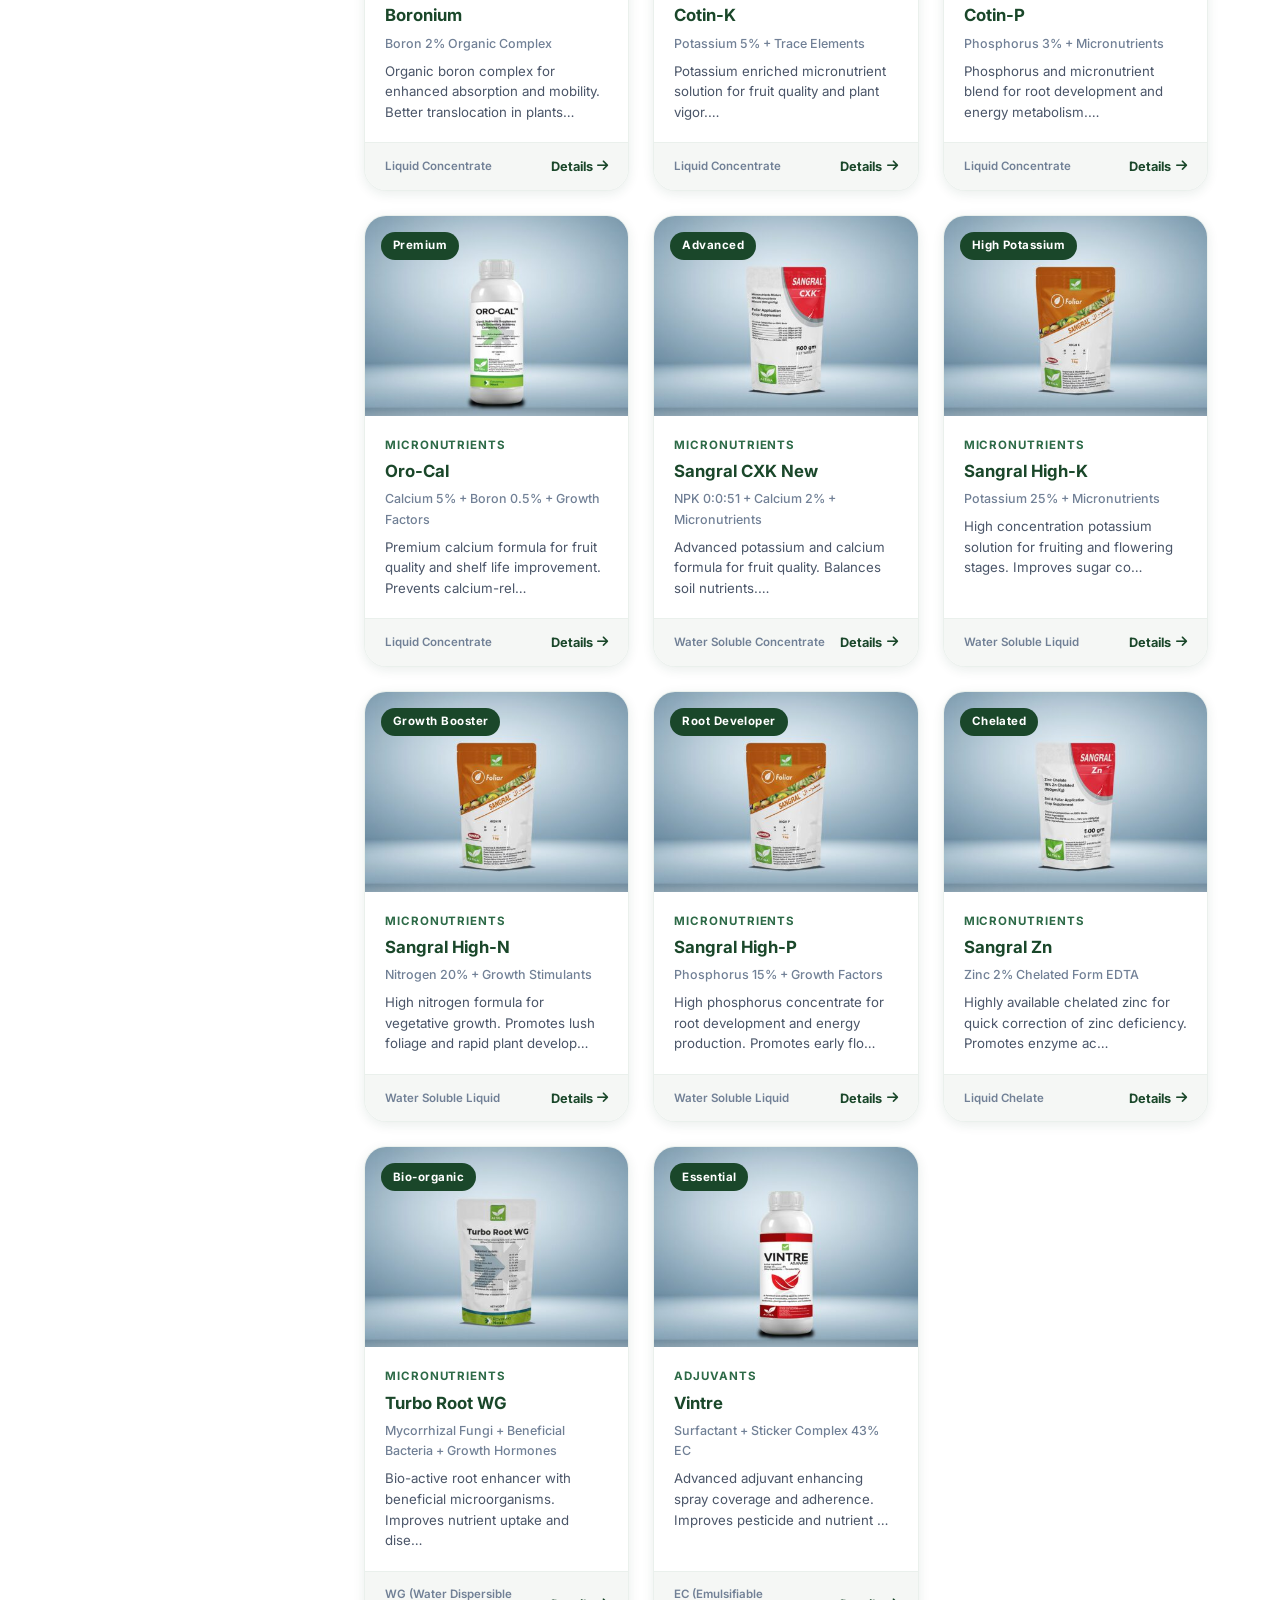
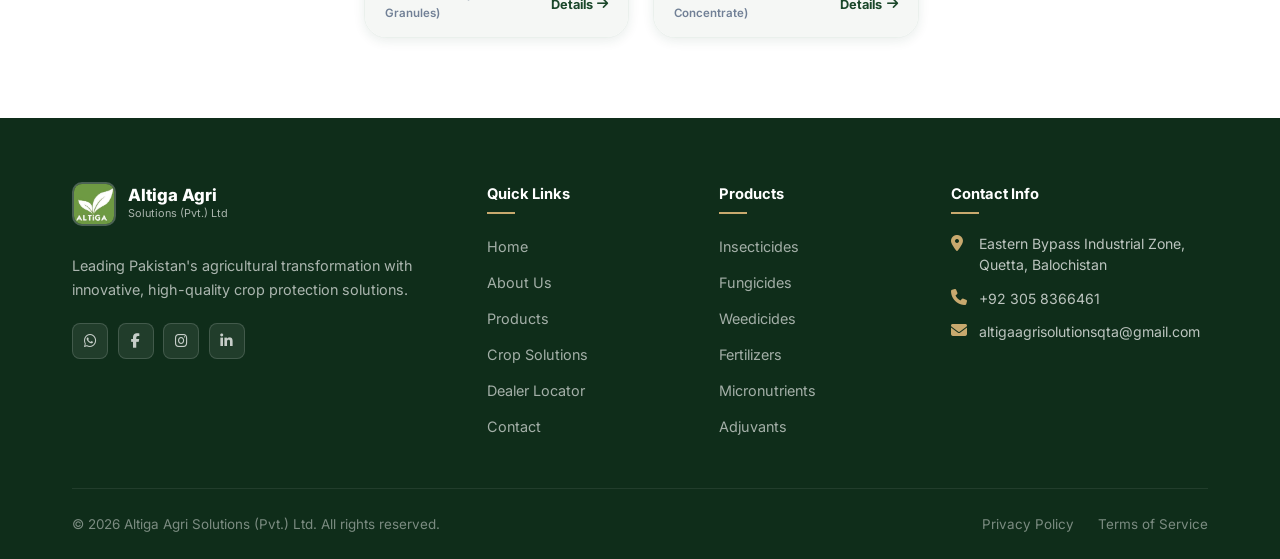
<file: products.html>
<!DOCTYPE html>
<html lang="en">
<head>
  <meta charset="UTF-8">
  <meta name="viewport" content="width=device-width, initial-scale=1.0">
  <title>Our Products | Altiga Agri Solutions</title>
  <meta name="description" content="Explore our complete catalog of crop protection solutions — insecticides, fungicides, weedicides, fertilizers, micronutrients and adjuvants.">
  <link href="https://fonts.googleapis.com/css2?family=Inter:wght@300;400;500;600;700;800&family=Playfair+Display:wght@600;700&display=swap" rel="stylesheet">
  <link rel="stylesheet" href="https://cdnjs.cloudflare.com/ajax/libs/font-awesome/6.4.0/css/all.min.css">
  <link rel="stylesheet" href="style.css">
</head>
<body>

<!-- NAVBAR -->
<nav class="navbar" id="navbar">
  <div class="nav-inner">
    <a href="index.html" class="nav-logo">
      <div class="nav-logo-icon"><img src="images/Logo/altiga.png" alt="Altiga Logo"></div>
      <div class="nav-logo-text"><span class="nav-logo-main">Altiga Agri</span><span class="nav-logo-sub">Solutions (Pvt.) Ltd</span></div>
    </a>
    <button class="nav-toggle" id="navToggle"><i class="fas fa-bars"></i></button>
    <ul class="nav-menu" id="navMenu">
      <li class="nav-item"><a href="index.html" class="nav-link">Home</a></li>
      <li class="nav-item"><a href="about.html" class="nav-link">About Us</a></li>
      <li class="nav-item dropdown">
        <a href="products.html" class="nav-link active">Products <i class="fas fa-chevron-down chevron"></i></a>
        <ul class="dropdown-menu">
          <li><a href="products.html?category=insecticides"><i class="fas fa-bug"></i>Insecticides</a></li>
          <li><a href="products.html?category=fungicides"><i class="fas fa-leaf"></i>Fungicides</a></li>
          <li><a href="products.html?category=weedicides"><i class="fas fa-seedling"></i>Weedicides</a></li>
          <li><a href="products.html?category=fertilizers"><i class="fas fa-flask"></i>Fertilizers</a></li>
          <li><a href="products.html?category=micronutrients"><i class="fas fa-atom"></i>Micronutrients</a></li>
          <li><a href="products.html?category=adjuvants"><i class="fas fa-vial"></i>Adjuvants</a></li>
        </ul>
      </li>
      <li class="nav-item"><a href="crops.html" class="nav-link">Crop Solutions</a></li>
      <li class="nav-item"><a href="dealers.html" class="nav-link">Dealer Locator</a></li>
      <li class="nav-item"><a href="contact.html" class="nav-link">Contact</a></li>
    </ul>
  </div>
</nav>

<!-- PAGE HEADER -->
<section class="page-header">
  <div class="page-header-inner">
    <span class="page-tag">Complete Catalog</span>
    <h1>Our Product Range</h1>
    <p>From insecticides to biostimulants — a comprehensive range engineered for Pakistan's crops</p>
    <nav class="breadcrumb"><a href="index.html">Home</a> <i class="fas fa-chevron-right"></i> <span>Products</span></nav>
  </div>
</section>

<!-- PRODUCTS SECTION -->
<section class="section">
  <div class="container">
    <div class="products-layout">
      <!-- Sidebar -->
      <aside class="products-sidebar">
        <div class="filter-widget">
          <h3><i class="fas fa-filter" style="color:var(--primary-light);margin-right:.4rem;"></i>Categories</h3>
          <ul class="cat-list">
            <li><a href="#" class="cat-link active" data-category="all"><span>All Products</span><span class="cat-count" id="count-all">0</span></a></li>
            <li><a href="#" class="cat-link" data-category="insecticides"><span><i class="fas fa-bug" style="width:16px;color:var(--primary-light);"></i> Insecticides</span><span class="cat-count" id="count-insecticides">0</span></a></li>
            <li><a href="#" class="cat-link" data-category="fungicides"><span><i class="fas fa-leaf" style="width:16px;color:var(--primary-light);"></i> Fungicides</span><span class="cat-count" id="count-fungicides">0</span></a></li>
            <li><a href="#" class="cat-link" data-category="weedicides"><span><i class="fas fa-seedling" style="width:16px;color:var(--primary-light);"></i> Weedicides</span><span class="cat-count" id="count-weedicides">0</span></a></li>
            <li><a href="#" class="cat-link" data-category="fertilizers"><span><i class="fas fa-flask" style="width:16px;color:var(--primary-light);"></i> Fertilizers</span><span class="cat-count" id="count-fertilizers">0</span></a></li>
            <li><a href="#" class="cat-link" data-category="micronutrients"><span><i class="fas fa-atom" style="width:16px;color:var(--primary-light);"></i> Micronutrients</span><span class="cat-count" id="count-micronutrients">0</span></a></li>
            <li><a href="#" class="cat-link" data-category="adjuvants"><span><i class="fas fa-vial" style="width:16px;color:var(--primary-light);"></i> Adjuvants</span><span class="cat-count" id="count-adjuvants">0</span></a></li>
          </ul>
        </div>
        <div class="filter-widget">
          <h3><i class="fas fa-headset" style="color:var(--primary-light);margin-right:.4rem;"></i>Need Help?</h3>
          <div class="help-box">
            <i class="fas fa-phone-alt"></i>
            <p>Our agricultural experts are ready to help you choose the right products for your crops.</p>
            <a href="contact.html" class="btn btn-outline btn-sm">Contact Expert</a>
          </div>
        </div>
      </aside>

      <!-- Main Grid -->
      <div>
        <div class="products-toolbar">
          <div class="toolbar-info">Showing <strong id="showingCount">0</strong> of <strong id="totalCount">0</strong> products</div>
          <div class="toolbar-sort">
            <label>Sort:</label>
            <select id="sortSelect">
              <option value="featured">Featured</option>
              <option value="name-asc">Name: A–Z</option>
              <option value="name-desc">Name: Z–A</option>
              <option value="category">Category</option>
            </select>
          </div>
        </div>
        <div class="products-grid" id="productsGrid"></div>
        <div id="noResults" class="no-results" style="display:none;">
          <i class="fas fa-search"></i>
          <p>No products found. Try a different category.</p>
        </div>
      </div>
    </div>
  </div>
</section>

<!-- PRODUCT MODAL -->
<div class="modal-overlay" id="productModal">
  <div class="modal-box">
    <div class="modal-close-row">
      <button class="modal-close-btn" id="modalCloseBtn"><i class="fas fa-times"></i></button>
    </div>
    <div id="modalContent"></div>
  </div>
</div>

<!-- FOOTER -->
<footer class="footer">
  <div class="container">
    <div class="footer-grid">
      <div>
        <a href="index.html" class="nav-logo" style="margin-bottom:.75rem;display:inline-flex;">
          <div class="nav-logo-icon"><img src="images/Logo/altiga.png" alt="Altiga"></div>
          <div class="nav-logo-text"><span class="nav-logo-main">Altiga Agri</span><span class="nav-logo-sub">Solutions (Pvt.) Ltd</span></div>
        </a>
        <p class="footer-brand-desc">Leading Pakistan's agricultural transformation with innovative, high-quality crop protection solutions.</p>
        <div class="footer-social">
          <a href="https://wa.me/923058366461" target="_blank"><i class="fab fa-whatsapp"></i></a>
          <a href="#"><i class="fab fa-facebook-f"></i></a>
          <a href="#"><i class="fab fa-instagram"></i></a>
          <a href="#"><i class="fab fa-linkedin-in"></i></a>
        </div>
      </div>
      <div class="footer-col">
        <h4>Quick Links</h4>
        <ul>
          <li><a href="index.html">Home</a></li>
          <li><a href="about.html">About Us</a></li>
          <li><a href="products.html">Products</a></li>
          <li><a href="crops.html">Crop Solutions</a></li>
          <li><a href="dealers.html">Dealer Locator</a></li>
          <li><a href="contact.html">Contact</a></li>
        </ul>
      </div>
      <div class="footer-col">
        <h4>Products</h4>
        <ul>
          <li><a href="products.html?category=insecticides">Insecticides</a></li>
          <li><a href="products.html?category=fungicides">Fungicides</a></li>
          <li><a href="products.html?category=weedicides">Weedicides</a></li>
          <li><a href="products.html?category=fertilizers">Fertilizers</a></li>
          <li><a href="products.html?category=micronutrients">Micronutrients</a></li>
          <li><a href="products.html?category=adjuvants">Adjuvants</a></li>
        </ul>
      </div>
      <div class="footer-col">
        <h4>Contact Info</h4>
        <div class="footer-contact-list">
          <div class="footer-contact-item"><i class="fas fa-map-marker-alt"></i><span>Eastern Bypass Industrial Zone, Quetta, Balochistan</span></div>
          <div class="footer-contact-item"><i class="fas fa-phone"></i><span><a href="tel:+923058366461">+92 305 8366461</a></span></div>
          <div class="footer-contact-item"><i class="fas fa-envelope"></i><span><a href="mailto:altigaagrisolutionsqta@gmail.com">altigaagrisolutionsqta@gmail.com</a></span></div>
        </div>
      </div>
    </div>
    <div class="footer-bottom">
      <p>&copy; 2026 Altiga Agri Solutions (Pvt.) Ltd. All rights reserved.</p>
      <div class="footer-bottom-links"><a href="#">Privacy Policy</a><a href="#">Terms of Service</a></div>
    </div>
  </div>
</footer>

<script src="product_database.js"></script>
<script src="components.js"></script>
<script>
// ── NAV INIT ──
const toggle = document.getElementById('navToggle');
const menu   = document.getElementById('navMenu');
toggle.addEventListener('click', () => {
  menu.classList.toggle('open');
  toggle.innerHTML = menu.classList.contains('open') ? '<i class="fas fa-times"></i>' : '<i class="fas fa-bars"></i>';
});
document.querySelectorAll('.nav-item.dropdown .nav-link').forEach(link => {
  link.addEventListener('click', e => {
    if (window.innerWidth <= 880) { e.preventDefault(); link.closest('.nav-item').classList.toggle('open'); }
  });
});
document.addEventListener('click', e => {
  if (!e.target.closest('.navbar')) { menu.classList.remove('open'); toggle.innerHTML = '<i class="fas fa-bars"></i>'; }
});

// ── PRODUCTS LOGIC ──
let allProducts = [];
let filtered = [];
let currentCategory = 'all';

document.addEventListener('DOMContentLoaded', () => {
  if (typeof productDatabase === 'undefined') return;

  // Flatten
  Object.keys(productDatabase).forEach(cat => {
    if (Array.isArray(productDatabase[cat])) {
      productDatabase[cat].forEach(p => { p.category = cat; allProducts.push(p); });
    }
  });

  // Counts
  document.getElementById('count-all').textContent = allProducts.length;
  Object.keys(productDatabase).forEach(cat => {
    const el = document.getElementById('count-' + cat);
    if (el) el.textContent = Array.isArray(productDatabase[cat]) ? productDatabase[cat].length : 0;
  });

  // URL param
  const urlCat = new URLSearchParams(window.location.search).get('category');
  if (urlCat) {
    currentCategory = urlCat;
    document.querySelectorAll('.cat-link').forEach(l => l.classList.remove('active'));
    const target = document.querySelector(`.cat-link[data-category="${urlCat}"]`);
    if (target) target.classList.add('active');
  }

  // Events
  document.querySelectorAll('.cat-link').forEach(link => {
    link.addEventListener('click', e => {
      e.preventDefault();
      document.querySelectorAll('.cat-link').forEach(l => l.classList.remove('active'));
      link.classList.add('active');
      currentCategory = link.dataset.category;
      applyFilters();
    });
  });

  document.getElementById('sortSelect').addEventListener('change', () => {
    sortProducts(document.getElementById('sortSelect').value);
    renderProducts(filtered);
  });

  applyFilters();
});

function applyFilters() {
  filtered = currentCategory === 'all' ? [...allProducts] : allProducts.filter(p => p.category === currentCategory);
  renderProducts(filtered);
}

function sortProducts(type) {
  if (type === 'name-asc')  filtered.sort((a,b) => a.name.localeCompare(b.name));
  if (type === 'name-desc') filtered.sort((a,b) => b.name.localeCompare(a.name));
  if (type === 'category')  filtered.sort((a,b) => a.category.localeCompare(b.category));
}

function renderProducts(products) {
  const grid = document.getElementById('productsGrid');
  const none = document.getElementById('noResults');
  document.getElementById('showingCount').textContent = products.length;
  document.getElementById('totalCount').textContent   = allProducts.length;

  if (!products.length) { grid.innerHTML = ''; none.style.display = 'block'; return; }
  none.style.display = 'none';

  grid.innerHTML = products.map(p => `
    <div class="product-card" onclick="openModal(${p.id},'${p.category}')">
      <span class="product-card-badge">${p.badge || 'Product'}</span>
      <div class="product-card-img">
        <img src="${p.image}" alt="${p.name}" loading="lazy" onerror="this.src='https://via.placeholder.com/400x300?text=${encodeURIComponent(p.name)}'">
        <div class="product-card-img-overlay">
          <button class="quick-view"><i class="fas fa-eye"></i> Quick View</button>
        </div>
      </div>
      <div class="product-card-body">
        <span class="product-card-cat">${p.category}</span>
        <h3 class="product-card-name">${p.name}</h3>
        <p class="product-card-tech">${p.technical}</p>
        <p class="product-card-desc">${p.description.substring(0,90)}…</p>
      </div>
      <div class="product-card-footer">
        <span class="product-card-formulation">${Array.isArray(p.formulation) ? p.formulation[0] : p.formulation}</span>
        <button class="product-card-view">Details <i class="fas fa-arrow-right"></i></button>
      </div>
    </div>
  `).join('');
}

// ── MODAL ──
function openModal(id, category) {
  const p = allProducts.find(x => x.id == id && x.category === category);
  if (!p) return;
  const packSize    = Array.isArray(p.packSize)    ? p.packSize.join(', ')    : p.packSize;
  const formulation = Array.isArray(p.formulation) ? p.formulation.join(', ') : p.formulation;
  const cropsHTML   = (p.crops||[]).map(c => `<span class="tag tag-green">${c}</span>`).join('');
  const pestsHTML   = (p.pests||[]).map(x => `<span class="tag tag-red">${x}</span>`).join('');

  document.getElementById('modalContent').innerHTML = `
    <div class="modal-header-section">
      <div class="modal-img">
        <img src="${p.image}" alt="${p.name}" onerror="this.src='https://via.placeholder.com/400x300?text=${encodeURIComponent(p.name)}'">
      </div>
      <div class="modal-header-info">
        <span class="modal-badge">${p.badge || 'Product'}</span>
        <h2 class="modal-product-name">${p.name}</h2>
        <p class="modal-technical">${p.technical}</p>
        <div class="modal-quick-info">
          <span><i class="fas fa-tag"></i>${p.category.charAt(0).toUpperCase()+p.category.slice(1)}</span>
          <span><i class="fas fa-box"></i>${packSize}</span>
        </div>
      </div>
    </div>
    <div class="modal-body-content">
      <div class="modal-tabs">
        <button class="modal-tab active" onclick="switchTab(this,'tab-overview')">Overview</button>
        <button class="modal-tab" onclick="switchTab(this,'tab-usage')">Usage & Dosage</button>
        <button class="modal-tab" onclick="switchTab(this,'tab-safety')">Safety</button>
      </div>
      <div id="tab-overview" class="modal-tab-panel active">
        <p style="color:var(--text2);line-height:1.75;margin-bottom:1.25rem;">${p.description}</p>
        <div class="modal-info-grid">
          <div class="modal-info-card">
            <div class="modal-info-card-title"><i class="fas fa-leaf"></i> Target Crops</div>
            <div class="modal-tags">${cropsHTML}</div>
          </div>
          <div class="modal-info-card">
            <div class="modal-info-card-title"><i class="fas fa-bug"></i> Controls</div>
            <div class="modal-tags">${pestsHTML}</div>
          </div>
        </div>
        <div class="modal-row"><strong>Formulation:</strong><span>${formulation}</span></div>
        <div class="modal-row"><strong>Pack Size:</strong><span>${packSize}</span></div>
      </div>
      <div id="tab-usage" class="modal-tab-panel">
        <div class="modal-row"><strong>Application Rate:</strong><span>${p.application}</span></div>
        <div class="modal-row"><strong>Dosage:</strong><span>${p.dosage}</span></div>
        <div class="modal-row"><strong>Per Carton:</strong><span>${Array.isArray(p.packPerCarton) ? p.packPerCarton.join(', ') : p.packPerCarton}</span></div>
      </div>
      <div id="tab-safety" class="modal-tab-panel">
        <div class="safety-box"><i class="fas fa-exclamation-triangle"></i><span>${p.safety}</span></div>
      </div>
    </div>
  `;
  document.getElementById('productModal').classList.add('active');
  document.body.style.overflow = 'hidden';
}

function switchTab(btn, tabId) {
  document.querySelectorAll('.modal-tab').forEach(t => t.classList.remove('active'));
  document.querySelectorAll('.modal-tab-panel').forEach(p => p.classList.remove('active'));
  btn.classList.add('active');
  document.getElementById(tabId).classList.add('active');
}

document.getElementById('modalCloseBtn').addEventListener('click', () => closeModal());
document.getElementById('productModal').addEventListener('click', e => { if (e.target === document.getElementById('productModal')) closeModal(); });
document.addEventListener('keydown', e => { if (e.key === 'Escape') closeModal(); });
function closeModal() { document.getElementById('productModal').classList.remove('active'); document.body.style.overflow = ''; }
</script>

<!-- MOBILE BOTTOM NAVIGATION -->
<nav class="mobile-bottom-nav">
  <div class="mobile-bottom-nav-inner">
    <a href="index.html" class="mobile-nav-item" data-page="index">
      <i class="fas fa-home"></i>
      <span>Home</span>
    </a>
    <a href="products.html" class="mobile-nav-item" data-page="products">
      <i class="fas fa-flask"></i>
      <span>Products</span>
    </a>
    <a href="crops.html" class="mobile-nav-item" data-page="crops">
      <i class="fas fa-seedling"></i>
      <span>Crops</span>
    </a>
    <a href="dealers.html" class="mobile-nav-item" data-page="dealers">
      <i class="fas fa-map-marker-alt"></i>
      <span>Dealers</span>
    </a>
    <a href="contact.html" class="mobile-nav-item" data-page="contact">
      <i class="fas fa-phone"></i>
      <span>Contact</span>
    </a>
  </div>
</nav>

<script>
// Mobile bottom nav active state
(function() {
  const currentPage = window.location.pathname.split('/').pop() || 'index.html';
  const pageName = currentPage.replace('.html', '') || 'index';
  document.querySelectorAll('.mobile-nav-item').forEach(item => {
    if (item.dataset.page === pageName) {
      item.classList.add('active');
    }
  });
})();
</script>

</body>
</html>
</file>
<file: style.css>
/* ================================================================
   ALTIGA AGRI SOLUTIONS – UNIFIED DESIGN SYSTEM v3.0
   Professional · Mobile-First · High-Class
   ================================================================ */

/* ── DESIGN TOKENS ── */
:root {
  --primary:        #1a472a;
  --primary-light:  #2d6a47;
  --primary-dark:   #0f2d1a;
  --accent:         #c8a96e;
  --accent-dark:    #a88750;
  --accent-light:   #e8d5a8;
  --white:          #ffffff;
  --bg:             #f5f7f5;
  --bg2:            #edf3ef;
  --text:           #1a1a1a;
  --text2:          #4a5568;
  --muted:          #718096;
  --border:         #d9e5dd;
  --border-light:   #eaf0ec;
  --shadow-xs:      0 1px 4px rgba(26,71,42,0.06);
  --shadow-sm:      0 3px 12px rgba(26,71,42,0.09);
  --shadow-md:      0 8px 28px rgba(26,71,42,0.13);
  --shadow-lg:      0 16px 48px rgba(26,71,42,0.18);
  --shadow-xl:      0 28px 70px rgba(26,71,42,0.22);
  --radius-sm:      8px;
  --radius:         14px;
  --radius-lg:      22px;
  --radius-xl:      32px;
  --nav-h:          70px;
  --ease:           cubic-bezier(0.4, 0, 0.2, 1);
  --trans:          0.3s var(--ease);
  --trans-fast:     0.18s var(--ease);
}

/* ── RESET ── */
*,::before,::after { box-sizing: border-box; margin: 0; padding: 0; }
html { scroll-behavior: smooth; font-size: 16px; -webkit-text-size-adjust: 100%; }
body { font-family: 'Inter', system-ui, sans-serif; color: var(--text); background: var(--white); line-height: 1.65; -webkit-font-smoothing: antialiased; }
img { max-width: 100%; display: block; }
a { color: inherit; }
button { font-family: inherit; cursor: pointer; }
ul { list-style: none; }

/* ── CONTAINER ── */
.container { max-width: 1200px; margin: 0 auto; padding: 0 1.5rem; }
@media (min-width: 1280px) { .container { padding: 0 2rem; } }

/* ── SECTION ── */
.section { padding: 5rem 0; }
.section-sm { padding: 3.5rem 0; }

/* ── SECTION HEADER ── */
.section-header { text-align: center; margin-bottom: 3rem; }
.section-tag {
  display: inline-flex; align-items: center; gap: .5rem;
  background: linear-gradient(135deg, rgba(26,71,42,0.08), rgba(200,169,110,0.12));
  border: 1px solid rgba(26,71,42,0.15);
  color: var(--primary); font-size: .78rem; font-weight: 700;
  letter-spacing: .1em; text-transform: uppercase;
  padding: .4rem 1.1rem; border-radius: 50px; margin-bottom: 1rem;
}
.section-title { font-family: 'Playfair Display', Georgia, serif; font-size: clamp(1.65rem, 3.5vw, 2.5rem); font-weight: 700; color: var(--primary); line-height: 1.25; margin-bottom: .75rem; }
.section-subtitle { font-size: 1.02rem; color: var(--text2); max-width: 560px; margin: 0 auto; line-height: 1.7; }

/* ── BUTTONS ── */
.btn {
  display: inline-flex; align-items: center; gap: .5rem;
  padding: .8rem 1.75rem; border-radius: 50px;
  font-size: .93rem; font-weight: 600; text-decoration: none;
  border: 2px solid transparent; transition: var(--trans); white-space: nowrap;
  letter-spacing: .01em;
}
.btn-primary   { background: var(--primary); color: #fff; border-color: var(--primary); }
.btn-primary:hover { background: var(--primary-light); border-color: var(--primary-light); transform: translateY(-2px); box-shadow: 0 8px 24px rgba(26,71,42,0.3); }
.btn-secondary { background: rgba(255,255,255,0.12); color: #fff; border-color: rgba(255,255,255,0.5); backdrop-filter: blur(8px); }
.btn-secondary:hover { background: rgba(255,255,255,0.22); transform: translateY(-2px); }
.btn-outline   { background: transparent; color: var(--primary); border-color: var(--primary); }
.btn-outline:hover { background: var(--primary); color: #fff; transform: translateY(-2px); }
.btn-accent    { background: var(--accent); color: var(--primary-dark); border-color: var(--accent); }
.btn-accent:hover { background: var(--accent-dark); border-color: var(--accent-dark); transform: translateY(-2px); box-shadow: 0 8px 24px rgba(200,169,110,0.4); }
.btn-lg { padding: 1rem 2.25rem; font-size: 1rem; }
.btn-sm { padding: .55rem 1.25rem; font-size: .85rem; }

/* ── NAVBAR ── */
.navbar {
  background: var(--primary);
  position: sticky; top: 0; z-index: 1000;
  box-shadow: 0 2px 20px rgba(0,0,0,0.25);
  height: var(--nav-h);
}
.nav-inner {
  display: flex; align-items: center; justify-content: space-between;
  height: 100%; max-width: 1200px; margin: 0 auto; padding: 0 1.5rem;
}
.nav-logo {
  display: flex; align-items: center; gap: .75rem;
  text-decoration: none; flex-shrink: 0;
}
.nav-logo-icon {
  width: 44px; height: 44px; border-radius: 10px;
  overflow: hidden; border: 2px solid rgba(255,255,255,0.25);
  flex-shrink: 0; display: flex; align-items: center; justify-content: center;
}
.nav-logo-icon img { width: 100%; height: 100%; object-fit: contain; }
.nav-logo-text { display: flex; flex-direction: column; }
.nav-logo-main { font-weight: 800; font-size: 1.05rem; color: #fff; line-height: 1.2; }
.nav-logo-sub  { font-size: .68rem; color: rgba(255,255,255,0.65); font-weight: 400; }

.nav-menu {
  display: flex; align-items: stretch; height: 100%; gap: .1rem; margin: 0;
}
.nav-item { display: flex; align-items: stretch; position: relative; }
.nav-link {
  display: flex; align-items: center; gap: .35rem;
  padding: 0 1.1rem; color: rgba(255,255,255,0.82);
  font-weight: 500; font-size: .9rem; text-decoration: none;
  border-bottom: 3px solid transparent;
  transition: var(--trans-fast); white-space: nowrap;
}
.nav-link:hover, .nav-link.active {
  color: #fff; background: rgba(255,255,255,0.08);
  border-bottom-color: var(--accent);
}
.nav-link i.chevron { font-size: .65rem; opacity: .7; transition: transform .2s; }
.nav-item:hover .nav-link i.chevron { transform: rotate(180deg); }

/* Dropdown */
.dropdown-menu {
  position: absolute; top: 100%; left: 50%; transform: translateX(-50%) translateY(-8px);
  background: var(--primary-dark); border-top: 3px solid var(--accent);
  border-radius: 0 0 var(--radius) var(--radius);
  box-shadow: var(--shadow-lg); min-width: 210px;
  padding: .5rem 0; opacity: 0; visibility: hidden;
  transition: var(--trans-fast); z-index: 999;
}
.nav-item:hover .dropdown-menu { opacity: 1; visibility: visible; transform: translateX(-50%) translateY(0); }
.dropdown-menu li a {
  display: flex; align-items: center; gap: .5rem;
  padding: .7rem 1.25rem; color: rgba(255,255,255,0.8);
  text-decoration: none; font-size: .88rem; font-weight: 500;
  transition: var(--trans-fast);
}
.dropdown-menu li a:hover { background: rgba(255,255,255,0.08); color: #fff; padding-left: 1.6rem; }
.dropdown-menu li a i { width: 16px; color: var(--accent); font-size: .85rem; }

/* Mobile toggle */
.nav-toggle {
  display: none; background: rgba(255,255,255,0.12);
  border: 1.5px solid rgba(255,255,255,0.25); border-radius: var(--radius-sm);
  color: #fff; padding: .55rem .75rem; font-size: 1.1rem;
  transition: var(--trans-fast);
}
.nav-toggle:hover { background: rgba(255,255,255,0.22); }

/* ── MOBILE NAV ── */
@media (max-width: 880px) {
  .nav-toggle { display: flex; }
  .nav-menu {
    position: fixed; top: var(--nav-h); left: 0; right: 0; bottom: 0;
    background: var(--primary-dark); flex-direction: column;
    height: auto; align-items: stretch; gap: 0;
    padding: 1rem 0 2rem; overflow-y: auto;
    transform: translateX(100%); opacity: 0; visibility: hidden;
    transition: transform .3s var(--ease), opacity .3s var(--ease), visibility .3s;
    border-top: 2px solid rgba(255,255,255,0.1);
  }
  .nav-menu.open { transform: translateX(0); opacity: 1; visibility: visible; }
  .nav-item { flex-direction: column; }
  .nav-link { padding: .9rem 1.5rem; border-bottom: none; border-left: 3px solid transparent; }
  .nav-link:hover, .nav-link.active { border-left-color: var(--accent); border-bottom: none; }
  .dropdown-menu {
    position: static; transform: none; opacity: 1; visibility: visible;
    background: rgba(0,0,0,0.2); box-shadow: none; border-radius: 0;
    border-top: none; border-left: 3px solid rgba(255,255,255,0.1);
    margin-left: 1.5rem; display: none;
  }
  .nav-item.open .dropdown-menu { display: block; }
  .nav-item.open .nav-link i.chevron { transform: rotate(180deg); }
}

/* ── PAGE HEADER ── */
.page-header {
  background: linear-gradient(135deg, var(--primary) 0%, var(--primary-light) 60%, #3a8055 100%);
  color: #fff; padding: 4.5rem 0 3.5rem; text-align: center; position: relative; overflow: hidden;
}
.page-header::before {
  content: ''; position: absolute; inset: 0;
  background: radial-gradient(ellipse at 80% 40%, rgba(200,169,110,0.15) 0%, transparent 65%);
}
.page-header-inner { position: relative; z-index: 1; }
.page-tag {
  display: inline-block; background: rgba(200,169,110,0.2);
  border: 1px solid rgba(200,169,110,0.4); color: var(--accent-light);
  padding: .35rem 1rem; border-radius: 50px; font-size: .76rem;
  font-weight: 700; text-transform: uppercase; letter-spacing: .08em; margin-bottom: 1rem;
}
.page-header h1 { font-family: 'Playfair Display', serif; font-size: clamp(1.8rem, 5vw, 3rem); font-weight: 700; margin-bottom: .75rem; }
.page-header p  { font-size: 1.05rem; opacity: .88; max-width: 540px; margin: 0 auto 1.25rem; }
.breadcrumb {
  display: flex; justify-content: center; align-items: center; gap: .5rem;
  font-size: .84rem; opacity: .7;
}
.breadcrumb a { color: #fff; text-decoration: none; }
.breadcrumb a:hover { text-decoration: underline; }

/* ── HERO ── */
.hero { position: relative; min-height: 100svh; display: flex; flex-direction: column; justify-content: center; overflow: hidden; }
.hero-bg { position: absolute; inset: 0; z-index: 0; }
.hero-bg img { width: 100%; height: 100%; object-fit: cover; }
.hero-overlay { position: absolute; inset: 0; background: linear-gradient(135deg, rgba(10,30,18,0.88) 0%, rgba(26,71,42,0.70) 60%, rgba(15,45,26,0.75) 100%); }
.hero-body { position: relative; z-index: 1; flex: 1; display: flex; flex-direction: column; justify-content: center; padding: 6rem 0 3rem; }
.hero-content { max-width: 680px; }
.hero-badge {
  display: inline-flex; align-items: center; gap: .5rem;
  background: rgba(200,169,110,0.2); border: 1px solid rgba(200,169,110,0.4);
  color: var(--accent-light); padding: .45rem 1.1rem; border-radius: 50px;
  font-size: .78rem; font-weight: 700; letter-spacing: .06em; text-transform: uppercase;
  margin-bottom: 1.5rem;
}
.hero-title {
  font-family: 'Playfair Display', serif;
  font-size: clamp(2.2rem, 5.5vw, 4rem); font-weight: 700;
  color: #fff; line-height: 1.18; margin-bottom: 1.25rem;
}
.hero-title .highlight { color: var(--accent); }
.hero-desc { font-size: 1.07rem; color: rgba(255,255,255,0.82); line-height: 1.75; margin-bottom: 2rem; max-width: 560px; }
.hero-btns { display: flex; gap: 1rem; flex-wrap: wrap; margin-bottom: 3rem; }
.hero-stats { display: grid; grid-template-columns: repeat(4, auto); gap: .5rem 2rem; }
.hero-stat { display: flex; flex-direction: column; }
.hero-stat-num { font-size: 2rem; font-weight: 800; color: var(--accent); line-height: 1; }
.hero-stat-lbl { font-size: .78rem; color: rgba(255,255,255,0.65); font-weight: 500; text-transform: uppercase; letter-spacing: .05em; margin-top: .2rem; }

.hero-features {
  position: relative; z-index: 1; display: grid;
  grid-template-columns: repeat(3,1fr); gap: 0;
  background: rgba(10,30,18,0.8); backdrop-filter: blur(16px);
  border-top: 1px solid rgba(255,255,255,0.1);
}
.hero-feature {
  display: flex; align-items: center; gap: 1rem;
  padding: 1.4rem 2rem; border-right: 1px solid rgba(255,255,255,0.1);
}
.hero-feature:last-child { border-right: none; }
.hero-feature-icon {
  width: 42px; height: 42px; border-radius: 10px;
  background: rgba(200,169,110,0.15); border: 1px solid rgba(200,169,110,0.3);
  display: flex; align-items: center; justify-content: center;
  color: var(--accent); font-size: 1rem; flex-shrink: 0;
}
.hero-feature-text h4 { font-size: .9rem; font-weight: 700; color: #fff; margin-bottom: .1rem; }
.hero-feature-text p  { font-size: .78rem; color: rgba(255,255,255,0.6); }

@media (max-width: 768px) {
  .hero-stats { grid-template-columns: repeat(2,auto); gap: 1rem 2rem; }
  .hero-features { grid-template-columns: 1fr; }
  .hero-feature { border-right: none; border-bottom: 1px solid rgba(255,255,255,0.08); padding: 1rem 1.5rem; }
  .hero-feature:last-child { border-bottom: none; }
}
@media (max-width: 480px) {
  .hero-btns { flex-direction: column; }
  .hero-btns .btn { justify-content: center; }
}

/* ── PRODUCT CARDS ── */
.products-grid {
  display: grid;
  grid-template-columns: repeat(auto-fill, minmax(260px, 1fr));
  gap: 1.5rem;
}
.product-card {
  background: #fff; border-radius: var(--radius-lg); overflow: hidden;
  box-shadow: var(--shadow-sm); border: 1.5px solid var(--border-light);
  transition: var(--trans); cursor: pointer; position: relative;
  display: flex; flex-direction: column;
}
.product-card:hover { transform: translateY(-6px); box-shadow: var(--shadow-lg); border-color: var(--border); }
.product-card-badge {
  position: absolute; top: 1rem; left: 1rem; z-index: 2;
  background: var(--primary); color: #fff;
  padding: .28rem .75rem; border-radius: 50px;
  font-size: .72rem; font-weight: 700; letter-spacing: .04em;
}
.product-card-img {
  width: 100%; height: 200px; overflow: hidden; position: relative;
  background: var(--bg2);
}
.product-card-img img {
  width: 100%; height: 100%; object-fit: cover;
  transition: transform .45s var(--ease);
}
.product-card:hover .product-card-img img { transform: scale(1.07); }
.product-card-img-overlay {
  position: absolute; inset: 0;
  background: linear-gradient(to top, rgba(10,30,18,0.5) 0%, transparent 50%);
  opacity: 0; transition: var(--trans);
  display: flex; align-items: flex-end; justify-content: center; padding-bottom: 1rem;
}
.product-card:hover .product-card-img-overlay { opacity: 1; }
.product-card-img-overlay .quick-view {
  background: #fff; color: var(--primary);
  padding: .5rem 1.25rem; border-radius: 50px;
  font-size: .82rem; font-weight: 700;
  display: flex; align-items: center; gap: .4rem;
  transform: translateY(10px); transition: transform .25s var(--ease);
  cursor: pointer; border: none;
}
.product-card:hover .quick-view { transform: translateY(0); }
.product-card-body { padding: 1.25rem; flex: 1; display: flex; flex-direction: column; gap: .4rem; }
.product-card-cat {
  font-size: .72rem; font-weight: 700; text-transform: uppercase;
  letter-spacing: .08em; color: var(--primary-light);
}
.product-card-name { font-size: 1.05rem; font-weight: 700; color: var(--primary); line-height: 1.3; }
.product-card-tech { font-size: .78rem; color: var(--muted); font-weight: 500; }
.product-card-desc { font-size: .83rem; color: var(--text2); line-height: 1.55; flex: 1; }
.product-card-footer {
  display: flex; align-items: center; justify-content: space-between;
  padding: .85rem 1.25rem; border-top: 1px solid var(--border-light);
  background: var(--bg);
}
.product-card-formulation { font-size: .72rem; color: var(--muted); font-weight: 600; }
.product-card-view {
  font-size: .8rem; font-weight: 700; color: var(--primary);
  display: flex; align-items: center; gap: .3rem; background: none; border: none;
  cursor: pointer; transition: gap .2s;
}
.product-card-view:hover { gap: .5rem; color: var(--primary-light); }

/* ── PRODUCT MODAL ── */
.modal-overlay {
  position: fixed; inset: 0; background: rgba(0,0,0,0.65);
  backdrop-filter: blur(8px); z-index: 9000;
  display: flex; align-items: center; justify-content: center;
  padding: 1rem; opacity: 0; visibility: hidden; transition: var(--trans);
}
.modal-overlay.active { opacity: 1; visibility: visible; }
.modal-box {
  background: #fff; border-radius: var(--radius-xl);
  max-width: 860px; width: 100%; max-height: 90vh;
  overflow-y: auto; box-shadow: var(--shadow-xl);
  transform: translateY(30px) scale(.97); transition: var(--trans);
}
.modal-overlay.active .modal-box { transform: none; }
.modal-close-row {
  display: flex; justify-content: flex-end; padding: 1.25rem 1.5rem .5rem;
  position: sticky; top: 0; background: #fff; z-index: 2;
  border-bottom: 1px solid var(--border-light);
}
.modal-close-btn {
  width: 36px; height: 36px; border-radius: 50%;
  background: var(--bg2); border: none; color: var(--text2);
  font-size: 1rem; display: flex; align-items: center; justify-content: center;
  cursor: pointer; transition: var(--trans-fast);
}
.modal-close-btn:hover { background: var(--primary); color: #fff; }
.modal-header-section {
  background: linear-gradient(135deg, var(--primary) 0%, var(--primary-light) 100%);
  padding: 2rem; display: grid; grid-template-columns: 220px 1fr; gap: 2rem; align-items: center;
}
.modal-img { border-radius: var(--radius); overflow: hidden; aspect-ratio: 4/3; background: rgba(255,255,255,0.1); }
.modal-img img { width: 100%; height: 100%; object-fit: cover; }
.modal-header-info { color: #fff; }
.modal-badge {
  display: inline-block; background: rgba(200,169,110,0.3); border: 1px solid var(--accent);
  color: var(--accent-light); padding: .28rem .85rem; border-radius: 50px;
  font-size: .72rem; font-weight: 700; text-transform: uppercase; letter-spacing: .06em;
  margin-bottom: .75rem;
}
.modal-product-name { font-family: 'Playfair Display', serif; font-size: 1.75rem; font-weight: 700; margin-bottom: .5rem; }
.modal-technical { font-size: .88rem; opacity: .85; margin-bottom: 1.25rem; line-height: 1.5; }
.modal-quick-info { display: flex; flex-wrap: wrap; gap: .5rem; }
.modal-quick-info span {
  background: rgba(255,255,255,0.12); border: 1px solid rgba(255,255,255,0.2);
  padding: .3rem .85rem; border-radius: 50px; font-size: .78rem; font-weight: 600;
  display: flex; align-items: center; gap: .35rem;
}
.modal-quick-info span i { color: var(--accent); font-size: .75rem; }

.modal-body-content { padding: 1.75rem 2rem 2rem; }
.modal-tabs { display: flex; gap: .3rem; margin-bottom: 1.75rem; border-bottom: 2px solid var(--border-light); }
.modal-tab {
  padding: .65rem 1.25rem; font-size: .85rem; font-weight: 600;
  color: var(--muted); border: none; background: none;
  border-bottom: 3px solid transparent; margin-bottom: -2px;
  cursor: pointer; transition: var(--trans-fast); border-radius: var(--radius-sm) var(--radius-sm) 0 0;
}
.modal-tab.active { color: var(--primary); border-bottom-color: var(--primary); background: rgba(26,71,42,0.05); }
.modal-tab-panel { display: none; }
.modal-tab-panel.active { display: block; animation: fadeIn .2s ease; }

.modal-info-grid { display: grid; grid-template-columns: 1fr 1fr; gap: 1rem; margin-bottom: 1.25rem; }
.modal-info-card { background: var(--bg2); border-radius: var(--radius); padding: 1.1rem; border: 1px solid var(--border); }
.modal-info-card-title { display: flex; align-items: center; gap: .5rem; font-size: .78rem; font-weight: 700; text-transform: uppercase; letter-spacing: .06em; color: var(--primary); margin-bottom: .75rem; }
.modal-info-card-title i { color: var(--primary-light); }
.modal-tags { display: flex; flex-wrap: wrap; gap: .4rem; }
.tag {
  padding: .28rem .75rem; border-radius: 50px; font-size: .76rem; font-weight: 600;
}
.tag-green  { background: rgba(26,71,42,0.08); color: var(--primary); border: 1px solid rgba(26,71,42,0.15); }
.tag-amber  { background: rgba(200,169,110,0.12); color: #7a5c20; border: 1px solid rgba(200,169,110,0.3); }
.tag-red    { background: rgba(180,60,60,0.08); color: #8b1a1a; border: 1px solid rgba(180,60,60,0.2); }
.tag-blue   { background: rgba(37,99,235,0.07); color: #1e40af; border: 1px solid rgba(37,99,235,0.15); }

.modal-row { margin-bottom: .9rem; display: flex; gap: .75rem; }
.modal-row strong { color: var(--primary); font-weight: 700; min-width: 130px; font-size: .88rem; }
.modal-row span { color: var(--text2); font-size: .88rem; flex: 1; }

.safety-box {
  background: rgba(180,60,60,0.05); border: 1px solid rgba(180,60,60,0.15);
  border-radius: var(--radius); padding: 1.1rem 1.25rem;
  display: flex; gap: .75rem; align-items: flex-start;
  font-size: .88rem; color: #7a2020; line-height: 1.6;
}
.safety-box i { color: #c0392b; margin-top: .1rem; flex-shrink: 0; font-size: 1rem; }

@media (max-width: 640px) {
  .modal-header-section { grid-template-columns: 1fr; }
  .modal-img { max-height: 200px; }
  .modal-info-grid { grid-template-columns: 1fr; }
  .modal-body-content { padding: 1.25rem; }
}

/* ── WHY CHOOSE US GRID ── */
.agri-grid { display: grid; grid-template-columns: repeat(3, 1fr); gap: 1.5rem; }
.agri-card {
  background: #fff; border-radius: var(--radius-lg); padding: 2rem 1.75rem;
  border: 1.5px solid var(--border-light); box-shadow: var(--shadow-xs);
  transition: var(--trans); position: relative; overflow: hidden;
}
.agri-card::before {
  content: ''; position: absolute; top: 0; left: 0; right: 0; height: 3px;
  background: linear-gradient(90deg, var(--primary), var(--accent)); transform: scaleX(0); transform-origin: left;
  transition: transform .35s var(--ease);
}
.agri-card:hover::before { transform: scaleX(1); }
.agri-card:hover { transform: translateY(-5px); box-shadow: var(--shadow-md); border-color: var(--border); }
.agri-icon {
  width: 52px; height: 52px; border-radius: var(--radius);
  background: linear-gradient(135deg, rgba(26,71,42,0.08), rgba(200,169,110,0.1));
  display: flex; align-items: center; justify-content: center;
  color: var(--primary); font-size: 1.3rem; margin-bottom: 1.1rem;
  border: 1px solid rgba(26,71,42,0.1); transition: var(--trans);
}
.agri-card:hover .agri-icon { background: var(--primary); color: #fff; border-color: var(--primary); }
.agri-card h3 { font-size: 1.05rem; font-weight: 700; color: var(--primary); margin-bottom: .5rem; }
.agri-card p  { font-size: .88rem; color: var(--text2); line-height: 1.6; margin-bottom: .85rem; }
.agri-stat { display: flex; align-items: center; gap: .5rem; padding-top: .75rem; border-top: 1px solid var(--border-light); }
.agri-stat-val { font-size: 1.4rem; font-weight: 800; color: var(--accent-dark); }
.agri-stat-lbl { font-size: .78rem; color: var(--muted); }

@media (max-width: 900px) { .agri-grid { grid-template-columns: repeat(2,1fr); } }
@media (max-width: 580px)  { .agri-grid { grid-template-columns: 1fr; } }

/* ── CROP SLIDER ── */
.crop-slider-outer { position: relative; overflow: hidden; }
.crop-slider-track { display: flex; gap: 1.25rem; transition: transform .5s var(--ease); will-change: transform; }
.crop-slide {
  flex: 0 0 calc(25% - 1rem); min-width: 220px;
  background: #fff; border-radius: var(--radius-lg);
  overflow: hidden; box-shadow: var(--shadow-sm);
  border: 1.5px solid var(--border-light);
  transition: var(--trans); text-decoration: none; display: flex; flex-direction: column;
}
.crop-slide:hover { transform: translateY(-6px); box-shadow: var(--shadow-md); }
.crop-slide-img { width: 100%; height: 155px; overflow: hidden; position: relative; }
.crop-slide-img img { width: 100%; height: 100%; object-fit: cover; transition: transform .45s var(--ease); }
.crop-slide:hover .crop-slide-img img { transform: scale(1.08); }
.crop-slide-body { padding: 1.1rem; flex: 1; display: flex; flex-direction: column; gap: .4rem; }
.crop-slide-body h3 { font-size: 1rem; font-weight: 700; color: var(--primary); }
.crop-slide-body p  { font-size: .8rem; color: var(--text2); line-height: 1.5; flex: 1; }
.crop-slide-badge {
  display: inline-block; background: var(--primary); color: #fff;
  font-size: .7rem; font-weight: 700; padding: .25rem .7rem; border-radius: 50px;
  letter-spacing: .04em; width: fit-content; margin-top: .25rem;
}
.slider-controls { display: flex; align-items: center; justify-content: center; gap: 1rem; margin-top: 1.75rem; }
.slider-btn {
  width: 40px; height: 40px; border-radius: 50%; background: #fff;
  border: 2px solid var(--primary); color: var(--primary);
  display: flex; align-items: center; justify-content: center;
  font-size: .9rem; cursor: pointer; transition: var(--trans-fast);
}
.slider-btn:hover { background: var(--primary); color: #fff; }
.slider-dots { display: flex; gap: .45rem; }
.slider-dot { width: 8px; height: 8px; border-radius: 50%; background: var(--border); cursor: pointer; transition: var(--trans-fast); }
.slider-dot.active { background: var(--primary); width: 22px; border-radius: 4px; }

@media (max-width: 900px) { .crop-slide { flex: 0 0 calc(50% - .65rem); } }
@media (max-width: 520px) { .crop-slide { flex: 0 0 90%; } }

/* ── FEATURED PRODUCTS BG ── */
.featured-products-section { background: var(--bg); }
.crop-solutions-section    { background: var(--white); }

/* ── DEALER CTA ── */
.dealer-cta-box {
  background: linear-gradient(135deg, var(--primary) 0%, #226e42 100%);
  border-radius: var(--radius-xl); overflow: hidden;
  display: grid; grid-template-columns: 1fr auto; gap: 2rem; align-items: center;
  padding: 3rem;
}
.dealer-cta-text h2 { font-family: 'Playfair Display', serif; font-size: clamp(1.4rem, 3vw, 2rem); font-weight: 700; color: #fff; margin-bottom: .75rem; }
.dealer-cta-text p { font-size: .95rem; color: rgba(255,255,255,0.82); line-height: 1.7; max-width: 480px; margin-bottom: 1.5rem; }
.dealer-cta-img { border-radius: var(--radius-lg); overflow: hidden; width: 320px; }
.dealer-cta-img img { width: 100%; height: 220px; object-fit: cover; }
@media (max-width: 768px) { .dealer-cta-box { grid-template-columns: 1fr; } .dealer-cta-img { width: 100%; } .dealer-cta-box { padding: 2rem; } }

/* ── FOOTER ── */
.footer {
  background: var(--primary-dark); color: rgba(255,255,255,0.85);
  padding: 4rem 0 0;
}
.footer-grid {
  display: grid; grid-template-columns: 2fr 1fr 1fr 1.4fr;
  gap: 3rem; margin-bottom: 3rem;
}
.footer-brand-desc { font-size: .9rem; color: rgba(255,255,255,0.65); line-height: 1.7; margin: 1rem 0 1.25rem; }
.footer-social { display: flex; gap: .6rem; }
.footer-social a {
  width: 36px; height: 36px; border-radius: var(--radius-sm);
  background: rgba(255,255,255,0.08); border: 1px solid rgba(255,255,255,0.15);
  display: flex; align-items: center; justify-content: center;
  color: rgba(255,255,255,0.75); font-size: .9rem; text-decoration: none;
  transition: var(--trans-fast);
}
.footer-social a:hover { background: var(--accent); border-color: var(--accent); color: var(--primary-dark); }
.footer-col h4 {
  font-size: .92rem; font-weight: 700; color: #fff; margin-bottom: 1.2rem;
  padding-bottom: .5rem; position: relative;
}
.footer-col h4::after { content: ''; position: absolute; bottom: 0; left: 0; width: 28px; height: 2px; background: var(--accent); }
.footer-col ul { display: flex; flex-direction: column; gap: .6rem; }
.footer-col ul a { color: rgba(255,255,255,0.62); text-decoration: none; font-size: .9rem; transition: var(--trans-fast); }
.footer-col ul a:hover { color: #fff; padding-left: 4px; }
.footer-contact-list { display: flex; flex-direction: column; gap: .75rem; }
.footer-contact-item { display: flex; align-items: flex-start; gap: .75rem; }
.footer-contact-item i { color: var(--accent); margin-top: .1rem; flex-shrink: 0; width: 16px; }
.footer-contact-item span { font-size: .88rem; color: rgba(255,255,255,0.72); line-height: 1.5; }
.footer-contact-item a { color: rgba(255,255,255,0.72); text-decoration: none; }
.footer-contact-item a:hover { color: #fff; }
.footer-bottom {
  border-top: 1px solid rgba(255,255,255,0.08); padding: 1.5rem 0;
  display: flex; justify-content: space-between; align-items: center;
  font-size: .84rem; color: rgba(255,255,255,0.45); flex-wrap: wrap; gap: .75rem;
}
.footer-bottom-links { display: flex; gap: 1.5rem; }
.footer-bottom-links a { color: rgba(255,255,255,0.45); text-decoration: none; }
.footer-bottom-links a:hover { color: rgba(255,255,255,0.75); }
@media (max-width: 900px) { .footer-grid { grid-template-columns: 1fr 1fr; } }
@media (max-width: 560px) { .footer-grid { grid-template-columns: 1fr; gap: 2rem; } .footer-bottom { flex-direction: column; text-align: center; } }

/* ── ABOUT PAGE ── */
.about-grid { display: grid; grid-template-columns: 1fr 1fr; gap: 4rem; align-items: center; }
.about-images { position: relative; }
.about-img-main { border-radius: var(--radius-lg); overflow: hidden; }
.about-img-main img { width: 100%; height: 380px; object-fit: cover; }
.about-img-secondary {
  position: absolute; bottom: -1.5rem; right: -1.5rem;
  width: 45%; border-radius: var(--radius); overflow: hidden;
  border: 4px solid #fff; box-shadow: var(--shadow-md);
}
.about-img-secondary img { width: 100%; height: 160px; object-fit: cover; }
.about-exp-badge {
  position: absolute; top: 1.5rem; left: -1.5rem;
  background: var(--accent); color: var(--primary-dark);
  padding: 1rem 1.25rem; border-radius: var(--radius);
  text-align: center; box-shadow: var(--shadow-md);
}
.about-exp-badge .years { font-size: 2rem; font-weight: 800; display: block; line-height: 1; }
.about-exp-badge .text  { font-size: .7rem; font-weight: 700; opacity: .85; }
.about-features-list { display: flex; flex-direction: column; gap: .85rem; margin-top: 1.5rem; }
.about-feature {
  display: flex; align-items: center; gap: .85rem;
  padding: .85rem 1rem; background: var(--bg2); border-radius: var(--radius);
  border-left: 3px solid var(--primary-light); transition: var(--trans);
}
.about-feature:hover { transform: translateX(4px); border-left-color: var(--accent); }
.about-feature-icon { width: 36px; height: 36px; background: var(--primary); color: #fff; border-radius: var(--radius-sm); display: flex; align-items: center; justify-content: center; font-size: .95rem; flex-shrink: 0; }
.about-feature-text h4 { font-size: .9rem; font-weight: 700; color: var(--primary); margin-bottom: .1rem; }
.about-feature-text p  { font-size: .82rem; color: var(--muted); }

.mv-grid { display: grid; grid-template-columns: repeat(3,1fr); gap: 1.5rem; }
.mv-card {
  background: #fff; border-radius: var(--radius-lg); padding: 2rem;
  border: 1.5px solid var(--border-light); text-align: center; box-shadow: var(--shadow-xs);
  transition: var(--trans);
}
.mv-card:hover { transform: translateY(-5px); box-shadow: var(--shadow-md); }
.mv-icon {
  width: 60px; height: 60px; background: linear-gradient(135deg, var(--primary), var(--primary-light));
  border-radius: 50%; color: #fff; font-size: 1.4rem;
  display: flex; align-items: center; justify-content: center;
  margin: 0 auto 1.25rem;
}
.mv-card h3 { font-size: 1.05rem; font-weight: 700; color: var(--primary); margin-bottom: .75rem; }
.mv-card p  { font-size: .88rem; color: var(--text2); line-height: 1.7; }

.stats-grid { display: grid; grid-template-columns: repeat(5,1fr); gap: 1.25rem; }
.stat-card {
  background: #fff; border-radius: var(--radius-lg); padding: 1.75rem 1rem;
  text-align: center; border: 1.5px solid var(--border-light);
  box-shadow: var(--shadow-xs); transition: var(--trans);
}
.stat-card:hover { transform: translateY(-4px); box-shadow: var(--shadow-md); }
.stat-icon { width: 44px; height: 44px; background: rgba(26,71,42,0.08); border-radius: 50%; color: var(--primary); font-size: 1.1rem; display: flex; align-items: center; justify-content: center; margin: 0 auto .75rem; }
.stat-number { font-size: 2rem; font-weight: 800; color: var(--primary); display: block; line-height: 1; }
.stat-label  { font-size: .8rem; color: var(--muted); margin-top: .4rem; font-weight: 500; }

.mgmt-grid { display: grid; grid-template-columns: repeat(4,1fr); gap: 1.5rem; }
.mgmt-card {
  border-radius: var(--radius-lg); overflow: hidden; box-shadow: var(--shadow-sm);
  cursor: pointer; transition: var(--trans); border: 1.5px solid var(--border-light);
  background: #fff; position: relative;
}
.mgmt-card:hover { transform: translateY(-8px) scale(1.02); box-shadow: var(--shadow-lg); }
.mgmt-avatar { aspect-ratio: 3/4; display: flex; flex-direction: column; align-items: center; justify-content: center; font-size: 5rem; color: #fff; }
.mgmt-avatar.ceo-bg { background: linear-gradient(160deg, #0d2e1a 0%, #1a472a 100%); }
.mgmt-avatar.fin-bg { background: linear-gradient(160deg, #1a2e0d 0%, #2d4a1a 100%); }
.mgmt-avatar.md-bg  { background: linear-gradient(160deg, #0d1e2e 0%, #1a3047 100%); }
.mgmt-avatar.gm-bg  { background: linear-gradient(160deg, #2e1a0d 0%, #472d1a 100%); }
.mgmt-avatar.sales-bg { background: linear-gradient(160deg, #4a1a0d 0%, #7a2d1a 100%); }
.mgmt-overlay {
  position: absolute; bottom: 0; left: 0; right: 0;
  background: linear-gradient(to top, rgba(10,25,18,0.97) 0%, rgba(26,71,42,0.6) 65%, transparent 100%);
  padding: 2rem 1.1rem 1.1rem; color: #fff;
}
.mgmt-role { display: inline-block; background: var(--accent); color: var(--primary-dark); font-size: .67rem; font-weight: 700; padding: .22rem .65rem; border-radius: 50px; letter-spacing: .04em; text-transform: uppercase; margin-bottom: .5rem; }
.mgmt-overlay h3 { font-size: 1rem; font-weight: 700; margin-bottom: .3rem; }
.mgmt-hint { font-size: .75rem; color: rgba(255,255,255,0.55); display: flex; align-items: center; gap: .35rem; }

.mgmt-modal {
  position: fixed; inset: 0; background: rgba(0,0,0,0.6); backdrop-filter: blur(8px);
  z-index: 9500; display: none; align-items: center; justify-content: center; padding: 1.5rem;
}
.mgmt-modal.open { display: flex; animation: fadeIn .2s ease; }
.mgmt-modal-box {
  background: #fff; border-radius: var(--radius-xl); max-width: 600px; width: 100%;
  overflow: hidden; box-shadow: var(--shadow-xl); animation: slideUp .3s var(--ease);
}
.mgmt-modal-header { padding: 2rem; color: #fff; display: flex; gap: 1.25rem; align-items: flex-end; position: relative; }
.mgmt-modal-avatar { width: 80px; height: 80px; border-radius: 50%; border: 3px solid rgba(255,255,255,0.3); background: rgba(255,255,255,0.12); display: flex; align-items: center; justify-content: center; font-size: 2rem; flex-shrink: 0; }
.mgmt-modal-title h2 { font-size: 1.35rem; font-weight: 800; margin-bottom: .4rem; }
.mgmt-modal-close { position: absolute; top: 1rem; right: 1rem; background: rgba(255,255,255,0.15); border: none; color: #fff; width: 34px; height: 34px; border-radius: 50%; cursor: pointer; font-size: 1rem; display: flex; align-items: center; justify-content: center; transition: background .2s; }
.mgmt-modal-close:hover { background: rgba(255,255,255,0.3); }
.mgmt-modal-body { padding: 2rem; }
.mgmt-modal-body p { color: var(--text2); line-height: 1.85; font-size: .96rem; }
.mgmt-meta-list { display: flex; flex-wrap: wrap; gap: .65rem; margin-top: 1.25rem; }
.mgmt-meta-item { background: var(--bg2); border: 1px solid var(--border); border-radius: var(--radius-sm); padding: .45rem .95rem; font-size: .8rem; color: var(--primary); font-weight: 600; display: flex; align-items: center; gap: .4rem; }

.manufacturing-grid { display: grid; grid-template-columns: 1fr 1fr; gap: 3.5rem; align-items: center; }
.capabilities-list { list-style: none; display: flex; flex-direction: column; gap: .6rem; margin: 1rem 0; }
.capabilities-list li { display: flex; align-items: center; gap: .65rem; font-size: .9rem; color: var(--text2); }
.capabilities-list i { color: var(--primary); flex-shrink: 0; }
.mfg-img { border-radius: var(--radius-lg); overflow: hidden; }
.mfg-img img { width: 100%; height: 380px; object-fit: cover; }

@media (max-width: 900px) { .about-grid, .manufacturing-grid { grid-template-columns: 1fr; } .mv-grid { grid-template-columns: 1fr; } .stats-grid { grid-template-columns: repeat(3,1fr); } .mgmt-grid { grid-template-columns: repeat(2,1fr); } }
@media (max-width: 560px) { .stats-grid { grid-template-columns: repeat(2,1fr); } .mgmt-grid { grid-template-columns: repeat(2,1fr); gap: 1rem; } }

/* ── BOARD OF DIRECTORS - GROUP PHOTO ── */
.board-directors-section { background: var(--bg); }
.group-photo-container { margin-top: 2rem; }
.group-photo-wrapper {
  position: relative;
  border-radius: var(--radius-xl);
  overflow: hidden;
  box-shadow: var(--shadow-lg);
  border: 4px solid #fff;
}
.group-photo {
  width: 100%;
  height: 450px;
  object-fit: cover;
  object-position: center top;
  display: block;
}
.group-photo-overlay {
  position: absolute;
  bottom: 0;
  left: 0;
  right: 0;
  background: linear-gradient(to top, rgba(10,30,18,0.95) 0%, rgba(26,71,42,0.5) 50%, transparent 100%);
  padding: 3rem 2rem 2rem;
}
.group-photo-caption {
  text-align: center;
  color: #fff;
}
.group-photo-caption h3 {
  font-family: 'Playfair Display', serif;
  font-size: 1.75rem;
  font-weight: 700;
  margin-bottom: .5rem;
}
.group-photo-caption p {
  font-size: 1rem;
  opacity: .85;
  letter-spacing: .05em;
}

@media (max-width: 768px) {
  .group-photo { height: 300px; }
  .group-photo-caption h3 { font-size: 1.35rem; }
}

/* ── BOARD OF DIRECTORS - HOME PAGE CARDS ── */
.board-grid {
  display: grid;
  grid-template-columns: repeat(4, 1fr);
  gap: 1.5rem;
}
.board-card {
  background: #fff;
  border-radius: var(--radius-lg);
  overflow: hidden;
  box-shadow: var(--shadow-sm);
  border: 1.5px solid var(--border-light);
  transition: var(--trans);
  cursor: pointer;
}
.board-card:hover {
  transform: translateY(-8px);
  box-shadow: var(--shadow-lg);
  border-color: var(--accent);
}
.board-card-img {
  width: 100%;
  height: 220px;
  overflow: hidden;
  position: relative;
}
.board-card-img img {
  width: 100%;
  height: 100%;
  object-fit: cover;
  transition: transform .45s var(--ease);
}
.board-card:hover .board-card-img img {
  transform: scale(1.08);
}
.board-card-content {
  padding: 1.5rem;
  text-align: center;
}
.board-card-content h3 {
  font-size: 1.1rem;
  font-weight: 700;
  color: var(--primary);
  margin-bottom: .35rem;
}
.board-role {
  display: inline-block;
  background: linear-gradient(135deg, var(--primary), var(--primary-light));
  color: #fff;
  font-size: .7rem;
  font-weight: 700;
  padding: .35rem 1rem;
  border-radius: 50px;
  letter-spacing: .04em;
  text-transform: uppercase;
  margin-bottom: .75rem;
}
.board-brief {
  font-size: .85rem;
  color: var(--text2);
  line-height: 1.6;
  margin-bottom: 1rem;
}
.board-view {
  display: inline-flex;
  align-items: center;
  gap: .4rem;
  font-size: .8rem;
  font-weight: 600;
  color: var(--primary);
  transition: var(--trans-fast);
}
.board-card:hover .board-view {
  color: var(--accent-dark);
  gap: .6rem;
}

@media (max-width: 1024px) {
  .board-grid { grid-template-columns: repeat(2, 1fr); }
}
@media (max-width: 560px) {
  .board-grid { grid-template-columns: 1fr; }
  .board-card-img { height: 280px; }
}

/* ── BOARD MODAL ── */
.board-modal {
  position: fixed;
  inset: 0;
  background: rgba(0,0,0,0.65);
  backdrop-filter: blur(8px);
  z-index: 9500;
  display: none;
  align-items: center;
  justify-content: center;
  padding: 1.5rem;
}
.board-modal.open {
  display: flex;
  animation: fadeIn .2s ease;
}
.board-modal-box {
  background: #fff;
  border-radius: var(--radius-xl);
  max-width: 600px;
  width: 100%;
  overflow: hidden;
  box-shadow: var(--shadow-xl);
  animation: slideUp .3s var(--ease);
}
.board-modal-header {
  padding: 2.5rem 2rem;
  color: #fff;
  display: flex;
  gap: 1.5rem;
  align-items: center;
  position: relative;
}
.board-modal-avatar {
  width: 100px;
  height: 100px;
  border-radius: 50%;
  border: 4px solid rgba(255,255,255,0.3);
  background: rgba(255,255,255,0.12);
  display: flex;
  align-items: center;
  justify-content: center;
  font-size: 2.5rem;
  flex-shrink: 0;
  overflow: hidden;
}
.board-modal-title h2 {
  font-size: 1.5rem;
  font-weight: 800;
  margin-bottom: .5rem;
}
.board-modal-role {
  display: inline-block;
  background: rgba(255,255,255,0.2);
  border: 1px solid rgba(255,255,255,0.3);
  color: #fff;
  font-size: .78rem;
  font-weight: 600;
  padding: .35rem 1rem;
  border-radius: 50px;
}
.board-modal-close {
  position: absolute;
  top: 1rem;
  right: 1rem;
  background: rgba(255,255,255,0.15);
  border: none;
  color: #fff;
  width: 38px;
  height: 38px;
  border-radius: 50%;
  cursor: pointer;
  font-size: 1.1rem;
  display: flex;
  align-items: center;
  justify-content: center;
  transition: background .2s;
}
.board-modal-close:hover {
  background: rgba(255,255,255,0.3);
}
.board-modal-body {
  padding: 2rem;
}
.board-modal-body p {
  color: var(--text2);
  line-height: 1.85;
  font-size: .98rem;
}
.board-meta-list {
  display: flex;
  flex-wrap: wrap;
  gap: .75rem;
  margin-top: 1.5rem;
}
.board-meta-item {
  background: var(--bg2);
  border: 1px solid var(--border);
  border-radius: var(--radius-sm);
  padding: .5rem 1rem;
  font-size: .82rem;
  color: var(--primary);
  font-weight: 600;
  display: flex;
  align-items: center;
  gap: .5rem;
}
.board-meta-item i {
  color: var(--accent-dark);
}

@media (max-width: 640px) {
  .board-modal-header {
    flex-direction: column;
    text-align: center;
    padding: 2rem 1.5rem;
  }
  .board-modal-avatar {
    width: 80px;
    height: 80px;
  }
  .board-modal-body {
    padding: 1.5rem;
  }
}

/* ── PRODUCTS PAGE ── */
.products-layout { display: grid; grid-template-columns: 260px 1fr; gap: 2rem; align-items: start; }
.products-sidebar { background: #fff; border-radius: var(--radius-lg); padding: 1.5rem; box-shadow: var(--shadow-sm); border: 1.5px solid var(--border-light); position: sticky; top: calc(var(--nav-h) + 1rem); }
.filter-widget { margin-bottom: 1.5rem; }
.filter-widget:last-child { margin-bottom: 0; }
.filter-widget h3 { font-size: .95rem; font-weight: 700; color: var(--primary); margin-bottom: .85rem; padding-bottom: .5rem; border-bottom: 2px solid var(--border-light); }
.cat-list { display: flex; flex-direction: column; gap: .25rem; }
.cat-link {
  display: flex; align-items: center; justify-content: space-between;
  padding: .65rem .85rem; border-radius: var(--radius-sm);
  text-decoration: none; color: var(--text2); font-size: .88rem; font-weight: 500;
  transition: var(--trans-fast); border-left: 3px solid transparent;
}
.cat-link:hover, .cat-link.active { background: rgba(26,71,42,0.07); color: var(--primary); border-left-color: var(--primary); }
.cat-count {
  background: var(--bg2); color: var(--muted); font-size: .74rem; font-weight: 700;
  padding: .15rem .55rem; border-radius: 50px;
}
.cat-link.active .cat-count { background: var(--primary); color: #fff; }
.help-box { background: var(--bg2); border-radius: var(--radius); padding: 1.1rem; text-align: center; border: 1px solid var(--border); }
.help-box i { font-size: 1.75rem; color: var(--primary); margin-bottom: .6rem; }
.help-box p { font-size: .84rem; color: var(--text2); line-height: 1.6; margin-bottom: .85rem; }

.products-toolbar {
  display: flex; align-items: center; justify-content: space-between;
  margin-bottom: 1.5rem; background: #fff; padding: .85rem 1.1rem;
  border-radius: var(--radius); border: 1.5px solid var(--border-light); box-shadow: var(--shadow-xs);
  flex-wrap: wrap; gap: .75rem;
}
.toolbar-info { font-size: .88rem; color: var(--muted); }
.toolbar-sort { display: flex; align-items: center; gap: .5rem; }
.toolbar-sort label { font-size: .85rem; color: var(--muted); font-weight: 600; }
.toolbar-sort select {
  border: 1.5px solid var(--border); border-radius: var(--radius-sm);
  padding: .4rem .85rem; font-size: .85rem; font-family: inherit;
  color: var(--text); background: #fff; outline: none; cursor: pointer;
}
.toolbar-sort select:focus { border-color: var(--primary); }
.no-results { text-align: center; padding: 4rem 2rem; color: var(--muted); }
.no-results i { font-size: 3rem; margin-bottom: 1rem; display: block; color: var(--border); }

@media (max-width: 800px) {
  .products-layout { grid-template-columns: 1fr; }
  .products-sidebar { position: static; }
}

/* ── CROPS PAGE ── */
.crop-filter-bar { background: #fff; border-bottom: 1.5px solid var(--border-light); position: sticky; top: var(--nav-h); z-index: 900; box-shadow: var(--shadow-xs); }
.crop-filter-inner { max-width: 1200px; margin: 0 auto; padding: .75rem 1.5rem; display: flex; gap: .4rem; overflow-x: auto; scrollbar-width: none; }
.crop-filter-inner::-webkit-scrollbar { display: none; }
.crop-pill {
  flex-shrink: 0; display: flex; align-items: center; gap: .4rem;
  padding: .5rem 1.1rem; background: transparent; border: 2px solid var(--border);
  border-radius: 50px; text-decoration: none; color: var(--muted); font-weight: 600;
  font-size: .85rem; cursor: pointer; transition: var(--trans-fast); white-space: nowrap;
  user-select: none; font-family: inherit;
}
.crop-pill:hover { border-color: var(--primary-light); color: var(--primary); background: rgba(26,71,42,0.04); }
.crop-pill.active { background: var(--primary); border-color: var(--primary); color: #fff; box-shadow: 0 4px 12px rgba(26,71,42,0.25); }

.crops-grid { display: grid; grid-template-columns: repeat(3,1fr); gap: 1.75rem; }
.crop-card {
  background: #fff; border-radius: var(--radius-lg); overflow: hidden;
  box-shadow: var(--shadow-sm); border: 1.5px solid var(--border-light);
  transition: var(--trans); cursor: pointer;
}
.crop-card:hover { box-shadow: var(--shadow-md); transform: translateY(-4px); border-color: var(--border); }
.crop-card.expanded { grid-column: 1 / -1; border-color: var(--primary); box-shadow: var(--shadow-lg); transform: none; cursor: default; }
.crop-thumb { position: relative; overflow: hidden; height: 210px; transition: height .4s var(--ease); }
.crop-card.expanded .crop-thumb { height: 300px; }
.crop-thumb img { width: 100%; height: 100%; object-fit: cover; transition: transform .5s var(--ease); }
.crop-card:not(.expanded):hover .crop-thumb img { transform: scale(1.06); }
.crop-thumb-overlay { position: absolute; inset: 0; background: linear-gradient(to top, rgba(10,30,18,0.78) 0%, transparent 55%); }
.crop-thumb-bottom { position: absolute; bottom: 1rem; left: 1.25rem; right: 1.25rem; display: flex; justify-content: space-between; align-items: flex-end; }
.crop-thumb-name { color: #fff; font-size: 1.45rem; font-weight: 700; font-family: 'Playfair Display', serif; text-shadow: 0 2px 8px rgba(0,0,0,0.4); }
.crop-thumb-badge { background: var(--accent); color: var(--primary-dark); font-size: .7rem; font-weight: 700; padding: .28rem .75rem; border-radius: 50px; white-space: nowrap; }

.crop-header { padding: 1.1rem 1.4rem; display: flex; justify-content: space-between; align-items: center; border-bottom: 1px solid var(--border-light); }
.crop-header-left { display: flex; align-items: center; gap: .75rem; }
.crop-header-icon { width: 38px; height: 38px; background: linear-gradient(135deg, var(--primary), var(--primary-light)); border-radius: 50%; display: flex; align-items: center; justify-content: center; color: #fff; font-size: .95rem; flex-shrink: 0; }
.crop-header-name { font-size: 1rem; font-weight: 700; color: var(--primary); }
.crop-header-sub  { font-size: .77rem; color: var(--muted); }
.crop-expand-btn { width: 32px; height: 32px; background: var(--bg2); border: 2px solid var(--border); border-radius: 50%; display: flex; align-items: center; justify-content: center; color: var(--primary-light); font-size: .78rem; transition: var(--trans-fast); flex-shrink: 0; }
.crop-card.expanded .crop-expand-btn { background: var(--primary); border-color: var(--primary); color: #fff; transform: rotate(45deg); }

.crop-seasons { display: flex; gap: .45rem; padding: .75rem 1.4rem; border-bottom: 1px solid var(--border-light); flex-wrap: wrap; }
.season-chip { display: flex; align-items: center; gap: .35rem; background: #fff8e8; border: 1px solid #f0d8a0; color: #865d00; padding: .25rem .65rem; border-radius: 50px; font-size: .74rem; font-weight: 600; }

.crop-summary { padding: .85rem 1.4rem 1rem; font-size: .84rem; color: var(--text2); line-height: 1.6; }
.crop-card.expanded .crop-summary { display: none; }

.crop-detail { display: none; padding: 1.75rem 1.5rem; border-top: 1px solid var(--border-light); animation: fadeIn .3s ease; }
.crop-card.expanded .crop-detail { display: block; }
.crop-detail-grid { display: grid; grid-template-columns: 1fr 1fr; gap: 1.25rem; margin-bottom: 1.5rem; }
.detail-panel { background: var(--bg2); border-radius: var(--radius); padding: 1.25rem; border: 1px solid var(--border); }
.detail-panel-title { display: flex; align-items: center; gap: .55rem; font-size: .88rem; font-weight: 700; color: var(--primary); margin-bottom: .85rem; padding-bottom: .6rem; border-bottom: 2px solid var(--border); }
.detail-panel-title i { color: var(--primary-light); }
.detail-items { display: flex; flex-direction: column; gap: .5rem; }
.detail-item { background: #fff; padding: .75rem 1rem; border-radius: var(--radius-sm); border-left: 3px solid var(--primary-light); transition: var(--trans-fast); }
.detail-item:hover { border-left-color: var(--accent); transform: translateX(3px); }
.detail-item strong { display: block; color: var(--primary); font-size: .84rem; font-weight: 700; margin-bottom: .15rem; }
.detail-item span   { font-size: .78rem; color: var(--muted); line-height: 1.45; }

.products-rec { background: linear-gradient(135deg, #edf5ef, #dceee0); border-radius: var(--radius); padding: 1.35rem; margin-bottom: 1.35rem; border: 1px solid #c5dfc9; }
.products-rec-title { display: flex; align-items: center; gap: .55rem; font-size: .92rem; font-weight: 700; color: var(--primary); margin-bottom: 1rem; }
.products-rec-grid { display: grid; grid-template-columns: repeat(auto-fill, minmax(240px, 1fr)); gap: .85rem; }
.rec-card { background: #fff; padding: 1rem; border-radius: var(--radius-sm); border-left: 4px solid var(--primary-light); box-shadow: var(--shadow-xs); transition: var(--trans-fast); }
.rec-card:hover { box-shadow: var(--shadow-sm); transform: translateY(-2px); }
.rec-type { display: flex; align-items: center; gap: .35rem; font-size: .73rem; font-weight: 700; text-transform: uppercase; letter-spacing: .05em; margin-bottom: .5rem; }
.rec-type.pest { color: #c0392b; } .rec-type.disease { color: var(--primary); } .rec-type.nutrition { color: #1565c0; } .rec-type.weed { color: #6a1b9a; }
.rec-products { display: flex; flex-wrap: wrap; gap: .4rem; }
.rec-chip { display: inline-block; background: var(--primary); color: #fff; padding: .25rem .7rem; border-radius: 50px; font-size: .74rem; font-weight: 600; text-decoration: none; transition: var(--trans-fast); }
.rec-chip:hover { background: var(--accent-dark); transform: translateY(-1px); }

.best-practices { background: linear-gradient(135deg, #f3e9f8, #e8d5f2); border-radius: var(--radius); padding: 1.35rem; border: 1px solid #d5b8e8; }
.best-practices-title { display: flex; align-items: center; gap: .55rem; font-size: .92rem; font-weight: 700; color: #4a148c; margin-bottom: .85rem; }
.practices-grid { display: grid; grid-template-columns: repeat(auto-fill, minmax(260px, 1fr)); gap: .5rem; }
.practice-item { display: flex; align-items: flex-start; gap: .5rem; background: #fff; padding: .65rem .85rem; border-radius: var(--radius-sm); font-size: .8rem; color: #4a148c; font-weight: 500; line-height: 1.5; }
.practice-item i { color: #7b1fa2; margin-top: .12rem; flex-shrink: 0; }

.close-detail-btn { display: flex; align-items: center; justify-content: center; gap: .5rem; margin: 1.25rem auto 0; background: none; border: 2px solid var(--border); color: var(--muted); padding: .55rem 1.5rem; border-radius: 50px; font-size: .84rem; font-weight: 600; cursor: pointer; transition: var(--trans-fast); font-family: inherit; }
.close-detail-btn:hover { border-color: var(--primary); color: var(--primary); }

@media (max-width: 1024px) { .crops-grid { grid-template-columns: repeat(2,1fr); } }
@media (max-width: 640px)  { .crops-grid { grid-template-columns: 1fr; } .crop-detail-grid { grid-template-columns: 1fr; } }

/* ── CONTACT PAGE ── */
.contact-grid { display: grid; grid-template-columns: 1fr 1.2fr; gap: 3.5rem; align-items: start; }
.contact-info-panel .section-tag { display: inline-block; }
.contact-info-panel h2 { font-family: 'Playfair Display', serif; font-size: 2rem; color: var(--primary); margin-bottom: .75rem; }
.contact-info-panel > p { color: var(--text2); line-height: 1.7; margin-bottom: 2rem; }
.contact-methods { display: flex; flex-direction: column; gap: 1.25rem; }
.contact-method { display: flex; align-items: flex-start; gap: 1rem; padding: 1.1rem; background: var(--bg2); border-radius: var(--radius); border: 1px solid var(--border); transition: var(--trans); }
.contact-method:hover { border-color: var(--primary-light); transform: translateX(4px); }
.method-icon { width: 44px; height: 44px; background: var(--primary); color: #fff; border-radius: var(--radius-sm); display: flex; align-items: center; justify-content: center; font-size: 1rem; flex-shrink: 0; }
.method-details h4 { font-size: .95rem; font-weight: 700; color: var(--primary); margin-bottom: .25rem; }
.method-details p  { font-size: .88rem; color: var(--text2); line-height: 1.6; }
.method-details a  { color: var(--primary); text-decoration: none; font-weight: 600; }
.method-details a:hover { text-decoration: underline; }

.contact-form-card { background: #fff; border-radius: var(--radius-xl); padding: 2.25rem; box-shadow: var(--shadow-md); border: 1.5px solid var(--border-light); }
.contact-form-card h3 { font-size: 1.15rem; font-weight: 700; color: var(--primary); margin-bottom: 1.5rem; }
.form-row { display: grid; grid-template-columns: 1fr 1fr; gap: 1rem; }
.form-group { display: flex; flex-direction: column; gap: .4rem; margin-bottom: 1rem; }
.form-group label { font-size: .84rem; font-weight: 600; color: var(--text); }
.form-group input, .form-group select, .form-group textarea {
  padding: .75rem 1rem; border: 2px solid var(--border); border-radius: var(--radius-sm);
  font-size: .9rem; font-family: inherit; color: var(--text); background: var(--bg);
  transition: border-color .2s; outline: none;
}
.form-group input:focus, .form-group select:focus, .form-group textarea:focus { border-color: var(--primary); background: #fff; }
.form-group textarea { resize: vertical; min-height: 120px; }
.form-submit { width: 100%; justify-content: center; }
@media (max-width: 768px) { .contact-grid { grid-template-columns: 1fr; } .form-row { grid-template-columns: 1fr; } }

/* ── DEALERS PAGE ── */
.dealer-layout { display: grid; grid-template-columns: 380px 1fr; min-height: calc(100vh - var(--nav-h) - 180px); background: var(--bg); }
.dealer-sidebar-panel { background: #fff; padding: 1.5rem; overflow-y: auto; max-height: calc(100vh - var(--nav-h) - 180px); box-shadow: 2px 0 10px rgba(0,0,0,0.06); }
.dealer-map-panel { position: relative; min-height: 500px; }
#dealerMap { width: 100%; height: 100%; }
.search-field { position: relative; margin-bottom: 1rem; }
.search-field input { width: 100%; padding: .75rem 2.5rem .75rem 1rem; border: 2px solid var(--border); border-radius: 50px; font-size: .92rem; font-family: inherit; outline: none; transition: border-color .2s; }
.search-field input:focus { border-color: var(--primary); }
.search-field i { position: absolute; right: 1rem; top: 50%; transform: translateY(-50%); color: var(--muted); pointer-events: none; }
.city-chips { display: flex; flex-wrap: wrap; gap: .5rem; margin-bottom: 1rem; }
.city-chip { padding: .4rem 1rem; background: var(--bg2); border: 2px solid transparent; border-radius: 50px; cursor: pointer; font-size: .8rem; font-weight: 600; color: var(--primary-light); transition: var(--trans-fast); user-select: none; }
.city-chip:hover, .city-chip.active { background: var(--primary); color: #fff; border-color: var(--primary); }
.dealer-count { font-size: .84rem; color: var(--muted); margin-bottom: .85rem; padding-bottom: .85rem; border-bottom: 1px solid var(--border-light); }
.dealer-cards { display: flex; flex-direction: column; gap: .85rem; }
.dealer-card { background: #fff; border: 2px solid var(--border-light); border-left: 4px solid transparent; border-radius: var(--radius); padding: 1.1rem; cursor: pointer; transition: var(--trans-fast); }
.dealer-card:hover, .dealer-card.active { border-left-color: var(--primary); box-shadow: var(--shadow-sm); transform: translateX(3px); }
.dealer-card.active { background: rgba(26,71,42,0.03); }
.dealer-name { font-size: 1rem; font-weight: 700; color: var(--primary); margin-bottom: .35rem; }
.dealer-city-tag { display: inline-block; padding: .2rem .75rem; background: rgba(26,71,42,0.08); color: var(--primary); border-radius: 50px; font-size: .73rem; font-weight: 700; margin-bottom: .6rem; }
.dealer-row { display: flex; align-items: center; gap: .55rem; font-size: .85rem; color: var(--text2); margin-bottom: .35rem; }
.dealer-row i { color: var(--primary-light); width: 14px; flex-shrink: 0; }
.dealer-btns { display: flex; gap: .6rem; margin-top: .85rem; }
.dealer-btn { flex: 1; padding: .65rem; border-radius: var(--radius-sm); text-align: center; font-size: .82rem; font-weight: 600; cursor: pointer; transition: var(--trans-fast); display: flex; align-items: center; justify-content: center; gap: .35rem; border: none; font-family: inherit; text-decoration: none; }
.dealer-btn.call  { background: var(--primary); color: #fff; }
.dealer-btn.call:hover { background: var(--primary-light); }
.dealer-btn.map-btn { background: var(--bg2); color: var(--primary); }
.dealer-btn.map-btn:hover { background: var(--border); }
.dealer-btn.disabled { background: #ddd; color: #999; cursor: default; pointer-events: none; }
.no-dealers { text-align: center; padding: 3rem 1rem; color: var(--muted); }
.no-dealers i { font-size: 2.5rem; margin-bottom: .75rem; display: block; color: var(--border); }
@media (max-width: 900px) { .dealer-layout { grid-template-columns: 300px 1fr; } }
@media (max-width: 680px) {
  .dealer-layout { grid-template-columns: 1fr; }
  .dealer-sidebar-panel { max-height: 50vh; }
  .dealer-map-panel { height: 50vh; }
}

/* ── ANIMATIONS ── */
@keyframes fadeIn  { from { opacity: 0; } to { opacity: 1; } }
@keyframes slideUp { from { transform: translateY(30px); opacity: 0; } to { transform: none; opacity: 1; } }
@keyframes reveal  { from { opacity: 0; transform: translateY(24px); } to { opacity: 1; transform: none; } }
.animate-on-scroll { opacity: 0; transform: translateY(24px); transition: opacity .6s var(--ease), transform .6s var(--ease); }
.animate-on-scroll.visible { opacity: 1; transform: none; }

/* ── UTILS ── */
.text-center { text-align: center; }
.mt-1 { margin-top: .5rem; }
.mt-2 { margin-top: 1rem; }
.mt-3 { margin-top: 1.5rem; }
.mb-3 { margin-bottom: 1.5rem; }
.alt-bg { background: var(--bg2); }


/* ── MOBILE BOTTOM NAVIGATION BAR ── */
.mobile-bottom-nav {
  display: none;
  position: fixed;
  bottom: 0;
  left: 0;
  right: 0;
  background: #fff;
  border-top: 1px solid var(--border);
  box-shadow: 0 -4px 20px rgba(0,0,0,0.1);
  z-index: 9998;
  padding: 0.5rem 0 calc(0.5rem + env(safe-area-inset-bottom, 0px));
}

.mobile-bottom-nav-inner {
  display: flex;
  justify-content: space-around;
  align-items: center;
  max-width: 500px;
  margin: 0 auto;
}

.mobile-nav-item {
  display: flex;
  flex-direction: column;
  align-items: center;
  justify-content: center;
  padding: 0.4rem 0.75rem;
  text-decoration: none;
  color: var(--muted);
  transition: var(--trans-fast);
  min-width: 60px;
}

.mobile-nav-item i {
  font-size: 1.15rem;
  margin-bottom: 0.25rem;
}

.mobile-nav-item span {
  font-size: 0.65rem;
  font-weight: 600;
  white-space: nowrap;
}

.mobile-nav-item:hover,
.mobile-nav-item.active {
  color: var(--primary);
}

.mobile-nav-item.active {
  background: rgba(26,71,42,0.08);
  border-radius: 12px;
}

/* Show bottom nav on mobile */
@media (max-width: 768px) {
  .mobile-bottom-nav {
    display: block;
  }

  /* Add padding to body to prevent content being hidden behind bottom nav */
  body {
    padding-bottom: 70px;
  }

  /* Adjust footer padding for mobile */
  .footer {
    padding-bottom: calc(4rem + 70px);
  }
}

/* Fix mobile menu toggle - ensure it works properly */
@media (max-width: 880px) {
  .nav-toggle {
    display: flex !important;
    align-items: center;
    justify-content: center;
    min-width: 44px;
    min-height: 44px;
    cursor: pointer;
    -webkit-tap-highlight-color: transparent;
  }

  .nav-menu {
    position: fixed;
    top: var(--nav-h);
    left: 0;
    right: 0;
    bottom: 0;
    background: var(--primary-dark);
    flex-direction: column;
    height: auto;
    align-items: stretch;
    gap: 0;
    padding: 1rem 0 2rem;
    overflow-y: auto;
    transform: translateX(100%);
    opacity: 0;
    visibility: hidden;
    transition: transform 0.35s var(--ease), opacity 0.35s var(--ease), visibility 0.35s;
    border-top: 2px solid rgba(255,255,255,0.1);
    z-index: 9999;
  }

  .nav-menu.open {
    transform: translateX(0);
    opacity: 1;
    visibility: visible;
  }

  .nav-item {
    flex-direction: column;
    width: 100%;
  }

  .nav-link {
    padding: 1rem 1.5rem;
    border-bottom: none;
    border-left: 3px solid transparent;
    font-size: 1rem;
    width: 100%;
  }

  .nav-link:hover,
  .nav-link.active {
    border-left-color: var(--accent);
    border-bottom: none;
  }

  .dropdown-menu {
    position: static;
    transform: none;
    opacity: 1;
    visibility: visible;
    background: rgba(0,0,0,0.25);
    box-shadow: none;
    border-radius: 0;
    border-top: none;
    border-left: 3px solid rgba(255,255,255,0.15);
    margin-left: 1.5rem;
    display: none;
    width: calc(100% - 1.5rem);
  }

  .nav-item.open .dropdown-menu {
    display: block;
    animation: slideDown 0.25s ease;
  }

  .nav-item.open .nav-link i.chevron {
    transform: rotate(180deg);
  }

  .dropdown-menu li a {
    padding: 0.85rem 1.25rem;
    font-size: 0.9rem;
  }
}

@keyframes slideDown {
  from {
    opacity: 0;
    transform: translateY(-10px);
  }
  to {
    opacity: 1;
    transform: translateY(0);
  }
}
</file>
